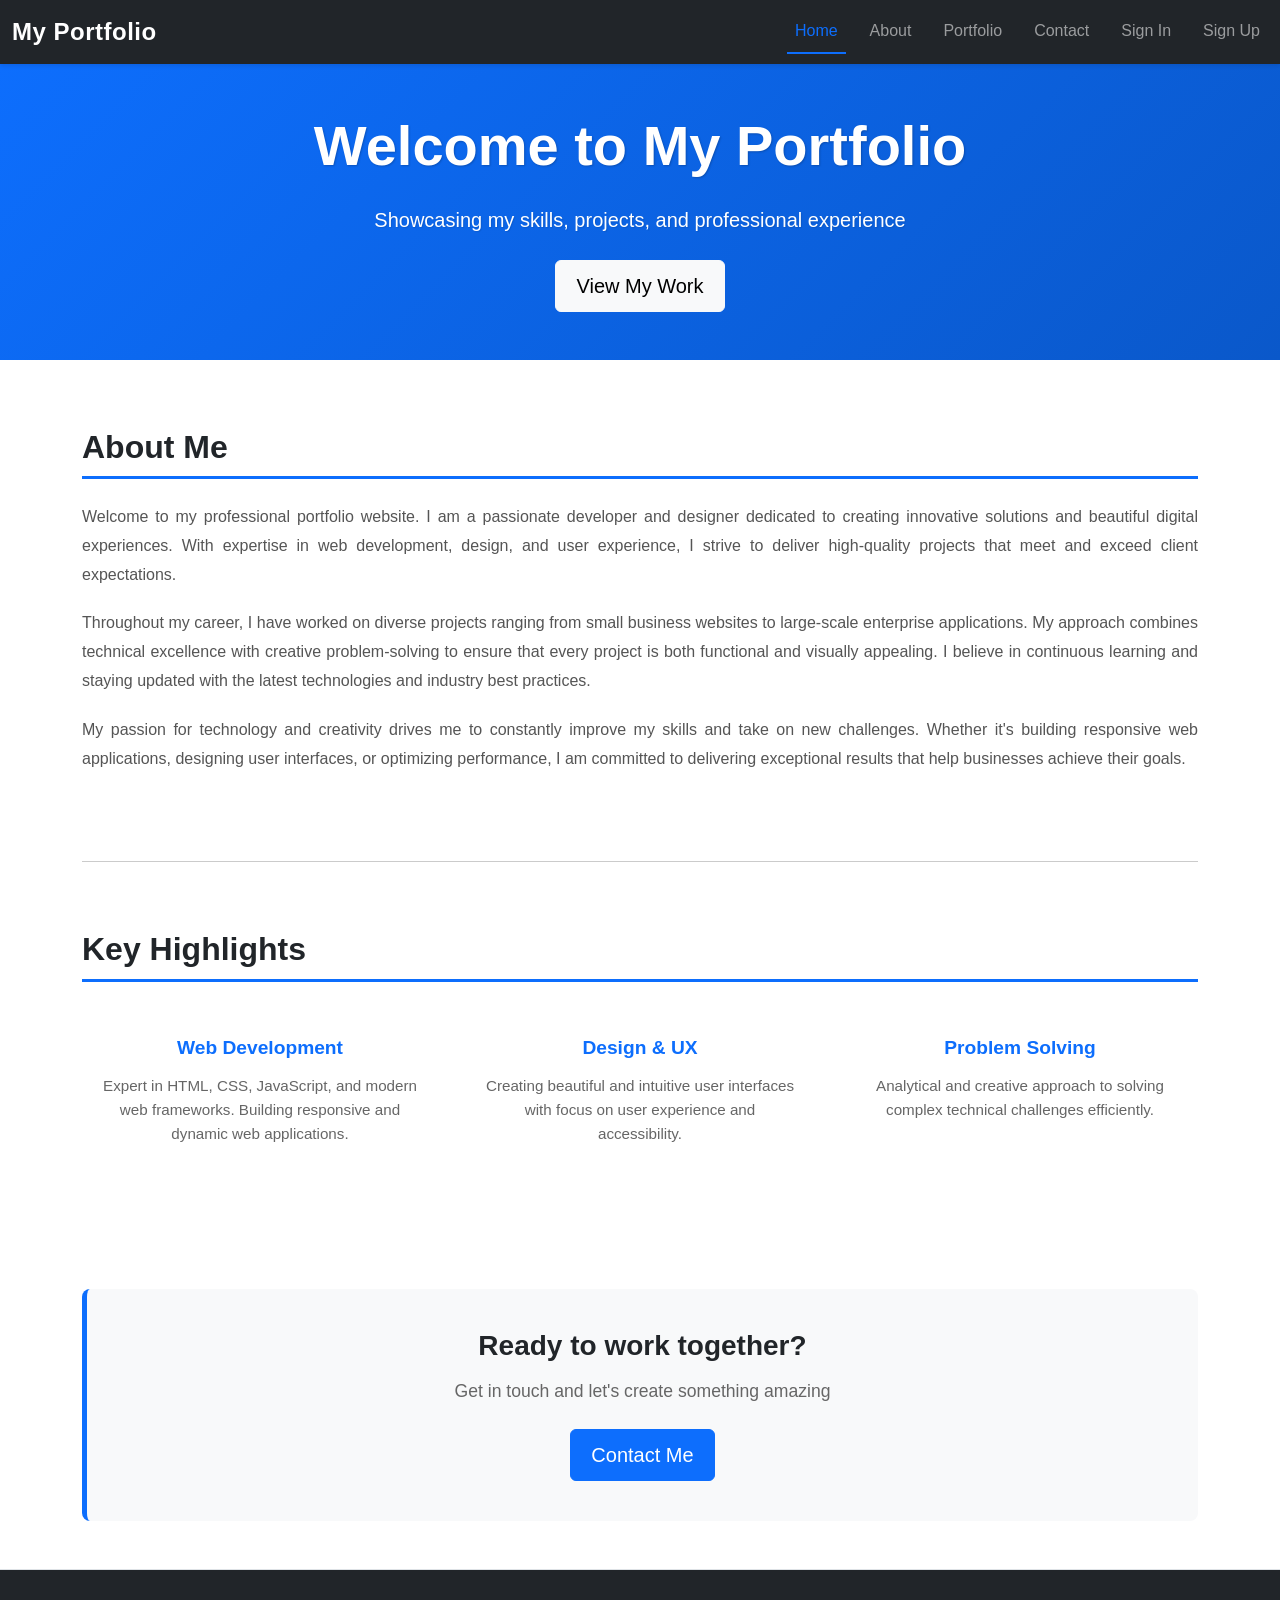
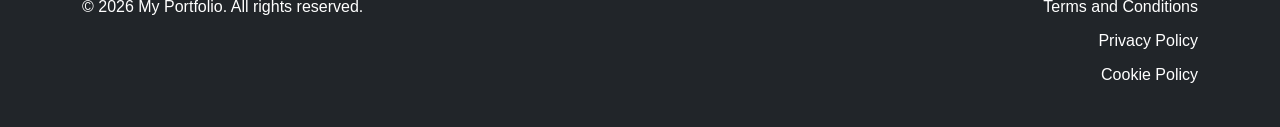
<file: index.html>
<!DOCTYPE html>
<html lang="en">
<head>
    <meta charset="UTF-8">
    <meta name="viewport" content="width=device-width, initial-scale=1.0">
    <title>Home - My Portfolio</title>
    <link href="https://cdn.jsdelivr.net/npm/bootstrap@5.3.0/dist/css/bootstrap.min.css" rel="stylesheet">
    <link rel="stylesheet" href="styles.css">
</head>
<body>
    <!-- Navigation Header -->
    <nav class="navbar navbar-expand-lg navbar-dark bg-dark sticky-top">
        <div class="container-fluid">
            <a class="navbar-brand" href="index.html"><strong>My Portfolio</strong></a>
            <button class="navbar-toggler" type="button" data-bs-toggle="collapse" data-bs-target="#navbarNav">
                <span class="navbar-toggler-icon"></span>
            </button>
            <div class="collapse navbar-collapse" id="navbarNav">
                <ul class="navbar-nav ms-auto">
                    <li class="nav-item">
                        <a class="nav-link active" href="index.html">Home</a>
                    </li>
                    <li class="nav-item">
                        <a class="nav-link" href="about.html">About</a>
                    </li>
                    <li class="nav-item">
                        <a class="nav-link" href="portfolio.html">Portfolio</a>
                    </li>
                    <li class="nav-item">
                        <a class="nav-link" href="contact.html">Contact</a>
                    </li>
                    <li class="nav-item">
                        <a class="nav-link" href="signin.html">Sign In</a>
                    </li>
                    <li class="nav-item">
                        <a class="nav-link" href="signup.html">Sign Up</a>
                    </li>
                </ul>
            </div>
        </div>
    </nav>

    <!-- Hero Section -->
    <section class="hero-section bg-primary text-white text-center py-5">
        <div class="container">
            <h1 class="display-4 mb-4">Welcome to My Portfolio</h1>
            <p class="lead mb-4">Showcasing my skills, projects, and professional experience</p>
            <a href="portfolio.html" class="btn btn-light btn-lg">View My Work</a>
        </div>
    </section>

    <!-- Main Content -->
    <main class="container my-5">
        <section class="content-section">
            <h2 class="mb-4">About Me</h2>
            <article>
                <p>Welcome to my professional portfolio website. I am a passionate developer and designer dedicated to creating innovative solutions and beautiful digital experiences. With expertise in web development, design, and user experience, I strive to deliver high-quality projects that meet and exceed client expectations.</p>
                <p>Throughout my career, I have worked on diverse projects ranging from small business websites to large-scale enterprise applications. My approach combines technical excellence with creative problem-solving to ensure that every project is both functional and visually appealing. I believe in continuous learning and staying updated with the latest technologies and industry best practices.</p>
                <p>My passion for technology and creativity drives me to constantly improve my skills and take on new challenges. Whether it's building responsive web applications, designing user interfaces, or optimizing performance, I am committed to delivering exceptional results that help businesses achieve their goals.</p>
            </article>
        </section>

        <hr class="my-5">

        <section class="highlights-section">
            <h2 class="mb-4">Key Highlights</h2>
            <div class="row">
                <div class="col-md-4 mb-4">
                    <div class="card h-100">
                        <div class="card-body">
                            <h5 class="card-title">Web Development</h5>
                            <p class="card-text">Expert in HTML, CSS, JavaScript, and modern web frameworks. Building responsive and dynamic web applications.</p>
                        </div>
                    </div>
                </div>
                <div class="col-md-4 mb-4">
                    <div class="card h-100">
                        <div class="card-body">
                            <h5 class="card-title">Design & UX</h5>
                            <p class="card-text">Creating beautiful and intuitive user interfaces with focus on user experience and accessibility.</p>
                        </div>
                    </div>
                </div>
                <div class="col-md-4 mb-4">
                    <div class="card h-100">
                        <div class="card-body">
                            <h5 class="card-title">Problem Solving</h5>
                            <p class="card-text">Analytical and creative approach to solving complex technical challenges efficiently.</p>
                        </div>
                    </div>
                </div>
            </div>
        </section>

        <section class="cta-section text-center my-5">
            <h3>Ready to work together?</h3>
            <p class="mb-4">Get in touch and let's create something amazing</p>
            <a href="contact.html" class="btn btn-primary btn-lg">Contact Me</a>
        </section>
    </main>

    <!-- Footer -->
    <footer class="bg-dark text-white py-4 mt-5">
        <div class="container">
            <div class="row">
                <div class="col-md-6">
                    <p>&copy; 2026 My Portfolio. All rights reserved.</p>
                </div>
                <div class="col-md-6 text-md-end">
                    <ul class="list-unstyled">
                        <li><a href="terms.html" class="text-white text-decoration-none">Terms and Conditions</a></li>
                        <li><a href="privacy.html" class="text-white text-decoration-none">Privacy Policy</a></li>
                        <li><a href="cookies.html" class="text-white text-decoration-none">Cookie Policy</a></li>
                    </ul>
                </div>
            </div>
        </div>
    </footer>

    <script src="https://cdn.jsdelivr.net/npm/bootstrap@5.3.0/dist/js/bootstrap.bundle.min.js"></script>
</body>
</html>
</file>
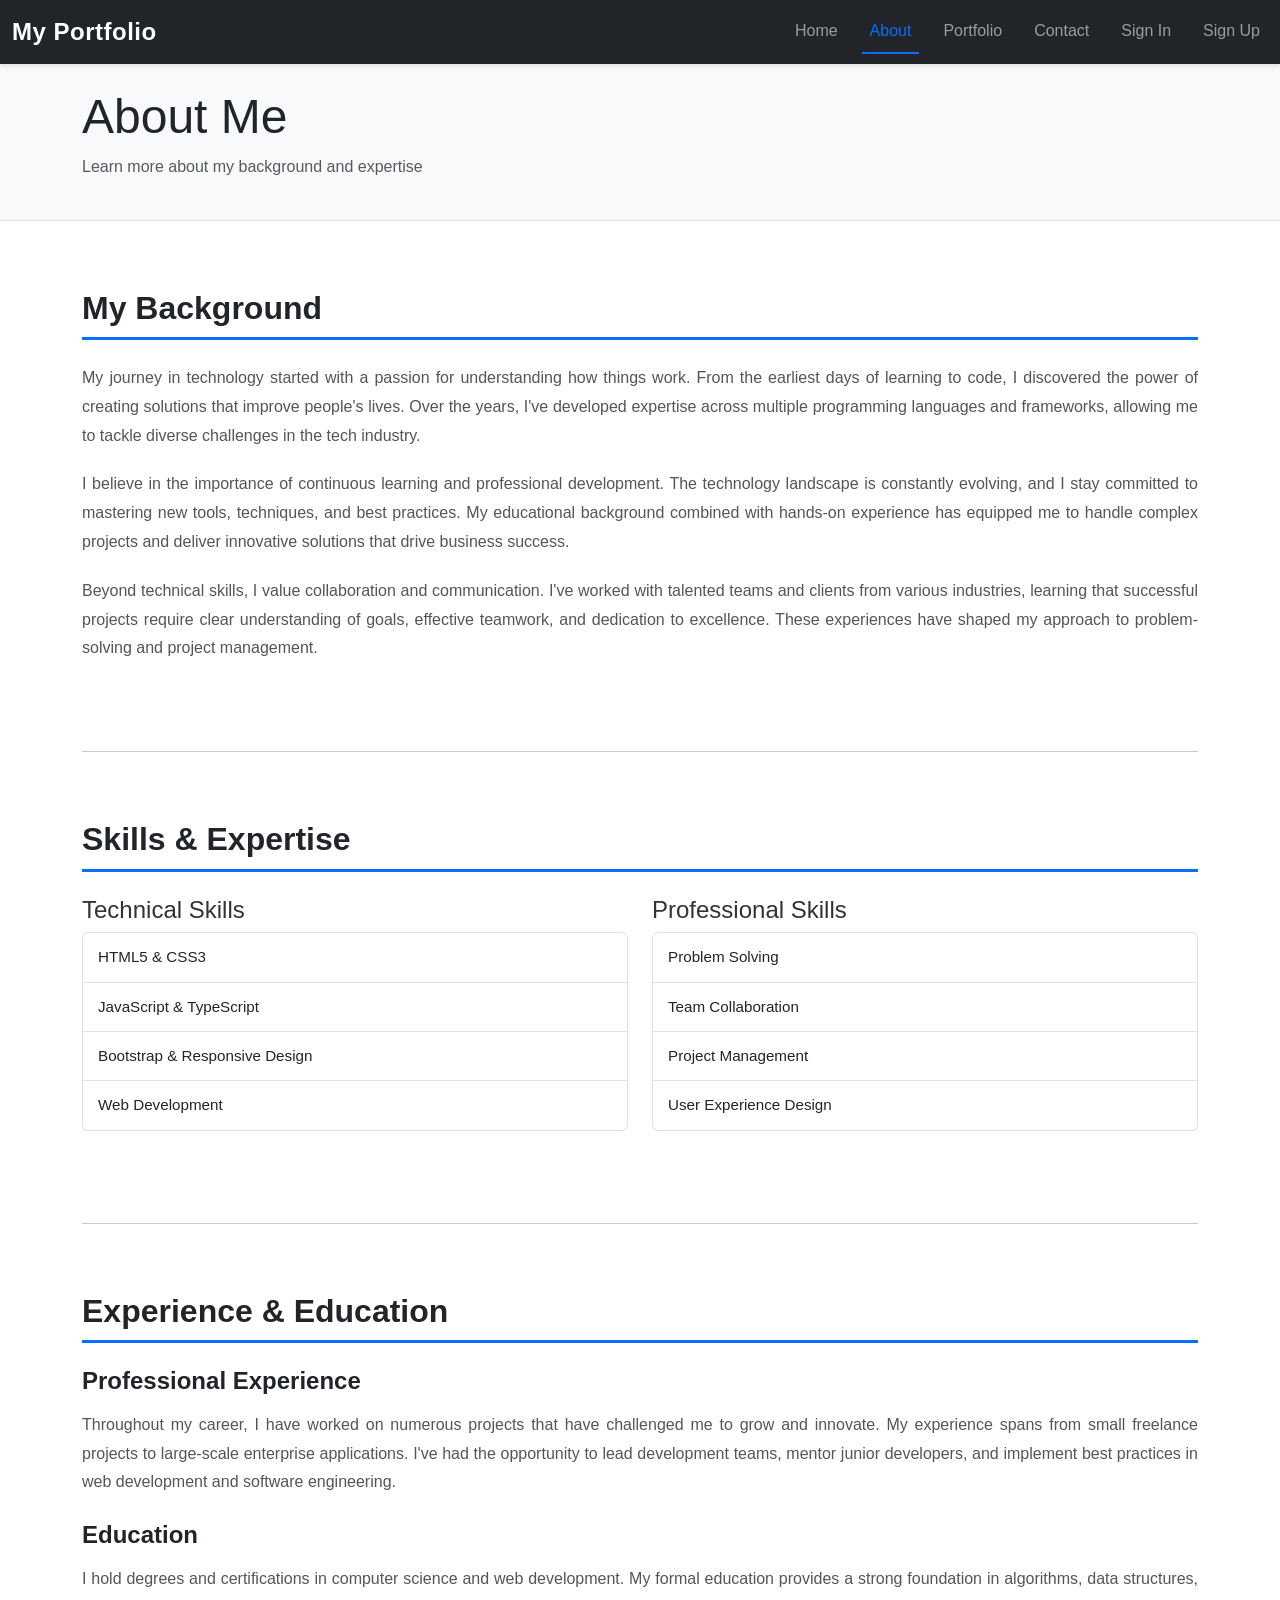
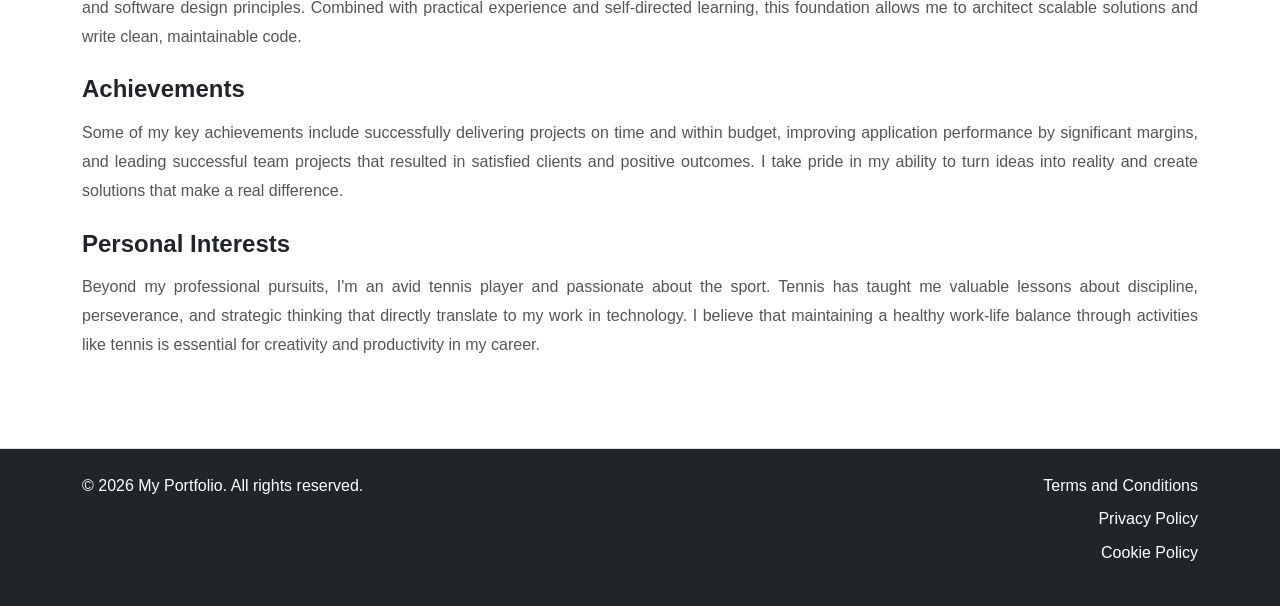
<file: about.html>
<!DOCTYPE html>
<html lang="en">
<head>
    <meta charset="UTF-8">
    <meta name="viewport" content="width=device-width, initial-scale=1.0">
    <title>About - My Portfolio</title>
    <link href="https://cdn.jsdelivr.net/npm/bootstrap@5.3.0/dist/css/bootstrap.min.css" rel="stylesheet">
    <link rel="stylesheet" href="styles.css">
</head>
<body>
    <!-- Navigation Header -->
    <nav class="navbar navbar-expand-lg navbar-dark bg-dark sticky-top ">
        <div class="container-fluid">
            <a class="navbar-brand" href="index.html"><strong>My Portfolio</strong></a>
            <button class="navbar-toggler" type="button" data-bs-toggle="collapse" data-bs-target="#navbarNav">
                <span class="navbar-toggler-icon"></span>
            </button>
            <div class="collapse navbar-collapse" id="navbarNav">
                <ul class="navbar-nav ms-auto">
                    <li class="nav-item">
                        <a class="nav-link" href="index.html">Home</a>
                    </li>
                    <li class="nav-item">
                        <a class="nav-link active" href="about.html">About</a>
                    </li>
                    <li class="nav-item">
                        <a class="nav-link" href="portfolio.html">Portfolio</a>
                    </li>
                    <li class="nav-item">
                        <a class="nav-link" href="contact.html">Contact</a>
                    </li>
                    <li class="nav-item">
                        <a class="nav-link" href="signin.html">Sign In</a>
                    </li>
                    <li class="nav-item">
                        <a class="nav-link" href="signup.html">Sign Up</a>
                    </li>
                </ul>
            </div>
        </div>
    </nav>

    <!-- Page Header -->
    <header class="bg-light py-4">
        <div class="container">
            <h1 class="display-5">About Me</h1>
            <p class="text-muted">Learn more about my background and expertise</p>
        </div>
    </header>

    <!-- Main Content -->
    <main class="container my-5">
        <section class="about-section">
            <h2 class="mb-4">My Background</h2>
            <article>
                <p>My journey in technology started with a passion for understanding how things work. From the earliest days of learning to code, I discovered the power of creating solutions that improve people's lives. Over the years, I've developed expertise across multiple programming languages and frameworks, allowing me to tackle diverse challenges in the tech industry.</p>
                <p>I believe in the importance of continuous learning and professional development. The technology landscape is constantly evolving, and I stay committed to mastering new tools, techniques, and best practices. My educational background combined with hands-on experience has equipped me to handle complex projects and deliver innovative solutions that drive business success.</p>
                <p>Beyond technical skills, I value collaboration and communication. I've worked with talented teams and clients from various industries, learning that successful projects require clear understanding of goals, effective teamwork, and dedication to excellence. These experiences have shaped my approach to problem-solving and project management.</p>
            </article>
        </section>

        <hr class="my-5">

        <section class="skills-section">
            <h2 class="mb-4">Skills & Expertise</h2>
            <div class="row">
                <div class="col-md-6 mb-4">
                    <h4>Technical Skills</h4>
                    <ul class="list-group">
                        <li class="list-group-item">HTML5 & CSS3</li>
                        <li class="list-group-item">JavaScript & TypeScript</li>
                        <li class="list-group-item">Bootstrap & Responsive Design</li>
                        <li class="list-group-item">Web Development</li>
                    </ul>
                </div>
                <div class="col-md-6 mb-4">
                    <h4>Professional Skills</h4>
                    <ul class="list-group">
                        <li class="list-group-item">Problem Solving</li>
                        <li class="list-group-item">Team Collaboration</li>
                        <li class="list-group-item">Project Management</li>
                        <li class="list-group-item">User Experience Design</li>
                    </ul>
                </div>
            </div>
        </section>

        <hr class="my-5">

        <section class="experience-section">
            <h2 class="mb-4">Experience & Education</h2>
            <article>
                <h4>Professional Experience</h4>
                <p>Throughout my career, I have worked on numerous projects that have challenged me to grow and innovate. My experience spans from small freelance projects to large-scale enterprise applications. I've had the opportunity to lead development teams, mentor junior developers, and implement best practices in web development and software engineering.</p>
                
                <h4 class="mt-4">Education</h4>
                <p>I hold degrees and certifications in computer science and web development. My formal education provides a strong foundation in algorithms, data structures, and software design principles. Combined with practical experience and self-directed learning, this foundation allows me to architect scalable solutions and write clean, maintainable code.</p>
                
                <h4 class="mt-4">Achievements</h4>
                <p>Some of my key achievements include successfully delivering projects on time and within budget, improving application performance by significant margins, and leading successful team projects that resulted in satisfied clients and positive outcomes. I take pride in my ability to turn ideas into reality and create solutions that make a real difference.</p>
                
                <h4 class="mt-4">Personal Interests</h4>
                <p>Beyond my professional pursuits, I'm an avid tennis player and passionate about the sport. Tennis has taught me valuable lessons about discipline, perseverance, and strategic thinking that directly translate to my work in technology. I believe that maintaining a healthy work-life balance through activities like tennis is essential for creativity and productivity in my career.</p>
            </article>
        </section>
    </main>

    <!-- Footer -->
    <footer class="bg-dark text-white py-4 mt-5">
        <div class="container">
            <div class="row">
                <div class="col-md-6">
                    <p>&copy; 2026 My Portfolio. All rights reserved.</p>
                </div>
                <div class="col-md-6 text-md-end">
                    <ul class="list-unstyled">
                        <li><a href="terms.html" class="text-white text-decoration-none">Terms and Conditions</a></li>
                        <li><a href="privacy.html" class="text-white text-decoration-none">Privacy Policy</a></li>
                        <li><a href="cookies.html" class="text-white text-decoration-none">Cookie Policy</a></li>
                    </ul>
                </div>
            </div>
        </div>
    </footer>

    <script src="https://cdn.jsdelivr.net/npm/bootstrap@5.3.0/dist/js/bootstrap.bundle.min.js"></script>
</body>
</html>
</file>
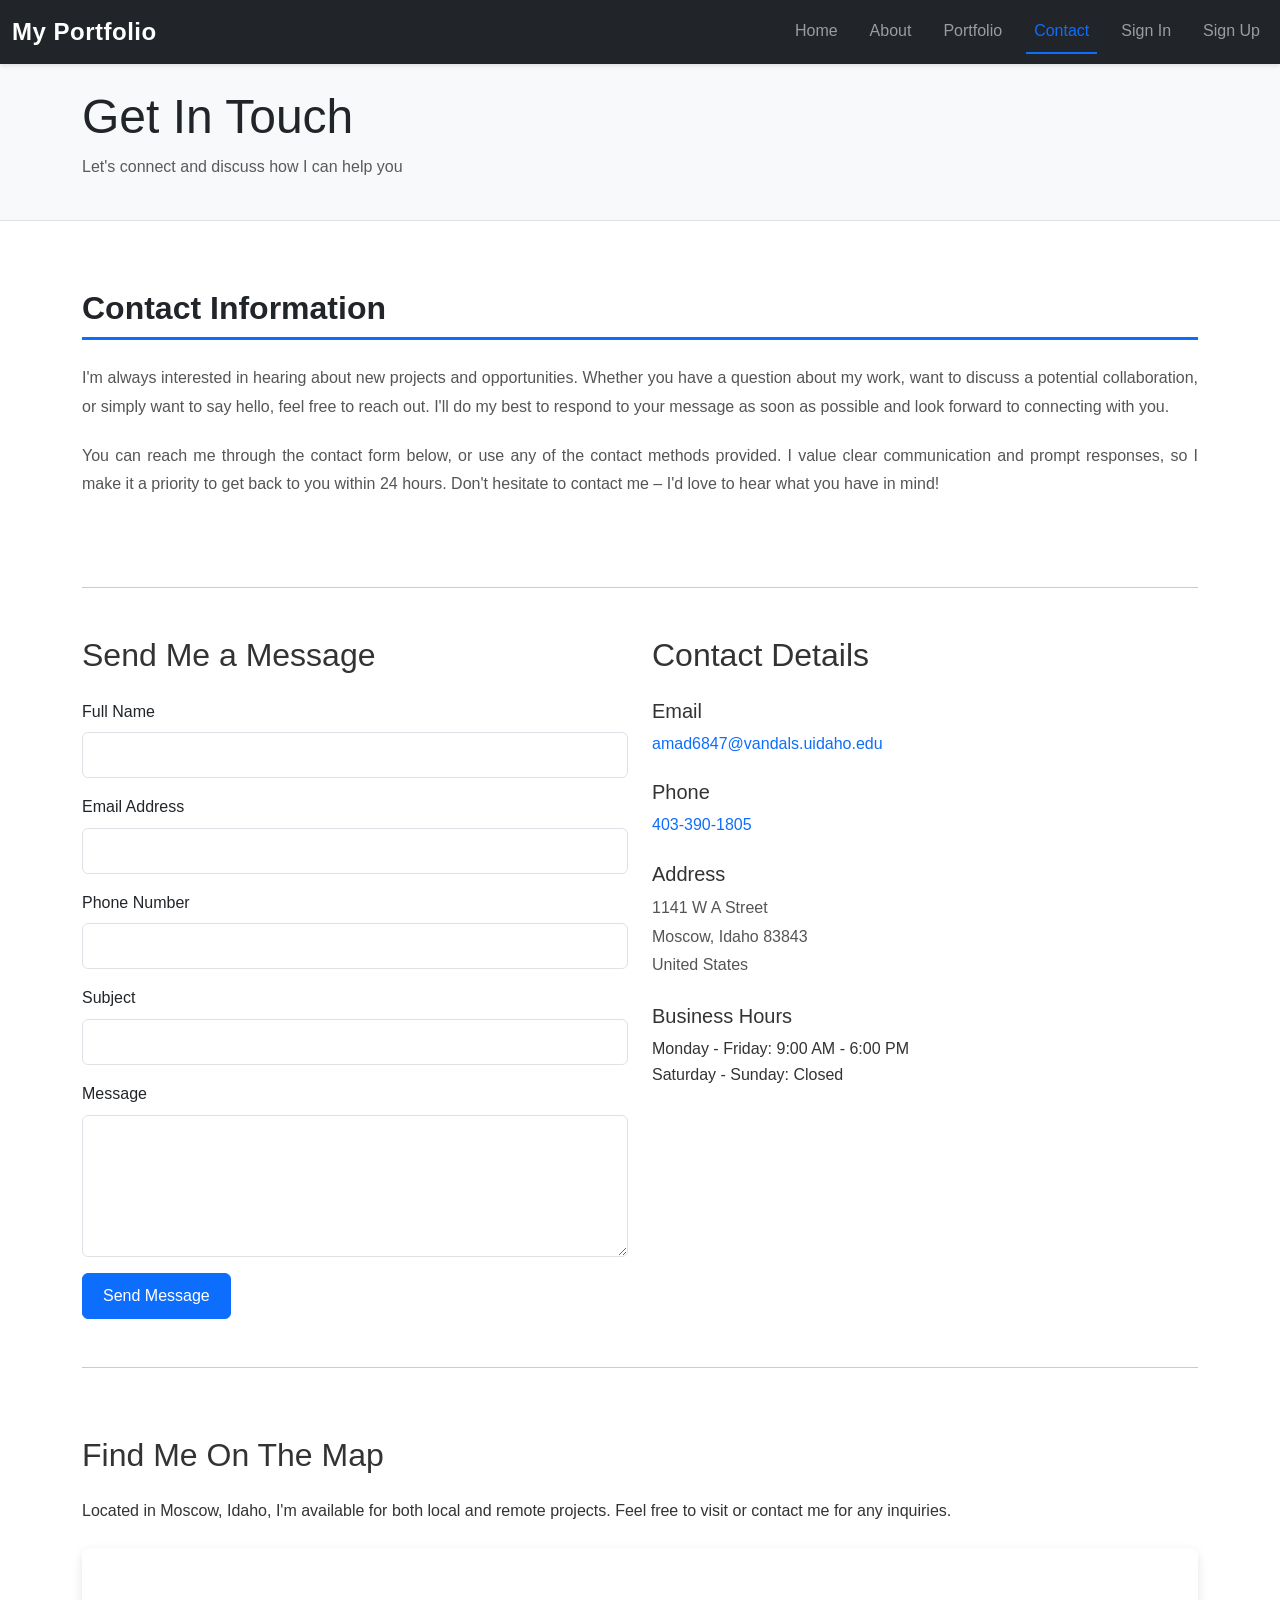
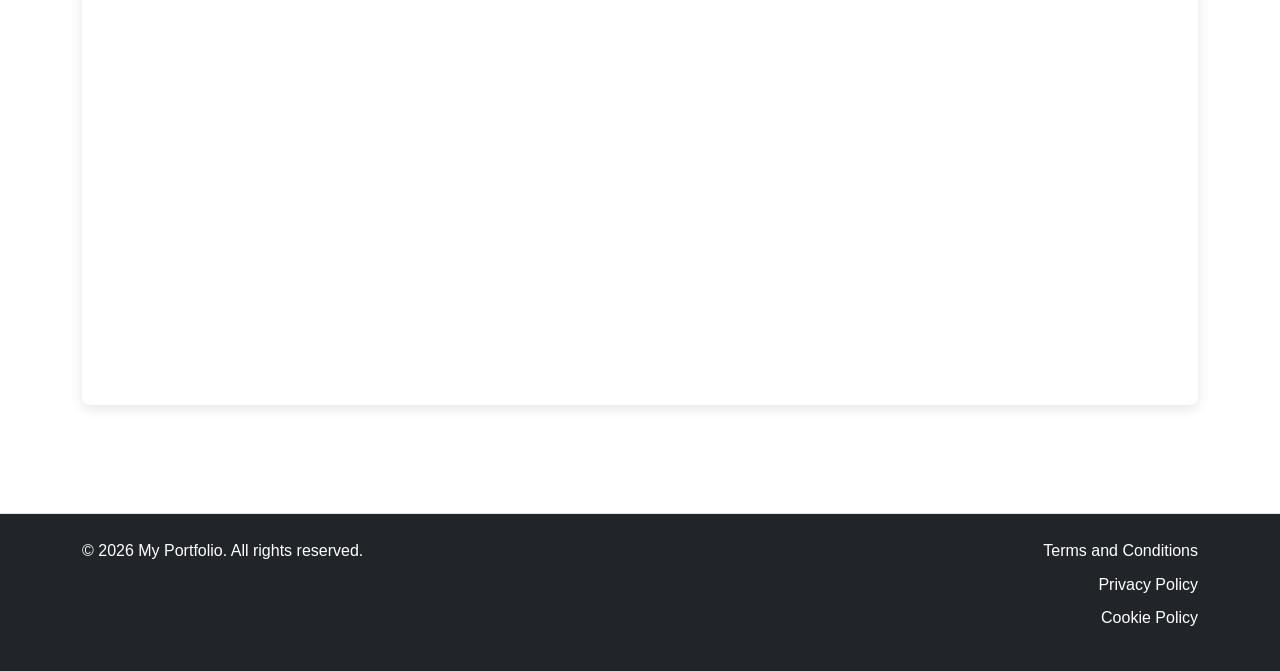
<file: contact.html>
<!DOCTYPE html>
<html lang="en">
<head>
    <meta charset="UTF-8">
    <meta name="viewport" content="width=device-width, initial-scale=1.0">
    <title>Contact - My Portfolio</title>
    <link href="https://cdn.jsdelivr.net/npm/bootstrap@5.3.0/dist/css/bootstrap.min.css" rel="stylesheet">
    <link rel="stylesheet" href="styles.css">
</head>
<body>
    <!-- Navigation Header -->
    <nav class="navbar navbar-expand-lg navbar-dark bg-dark sticky-top">
        <div class="container-fluid">
            <a class="navbar-brand" href="index.html"><strong>My Portfolio</strong></a>
            <button class="navbar-toggler" type="button" data-bs-toggle="collapse" data-bs-target="#navbarNav">
                <span class="navbar-toggler-icon"></span>
            </button>
            <div class="collapse navbar-collapse" id="navbarNav">
                <ul class="navbar-nav ms-auto">
                    <li class="nav-item">
                        <a class="nav-link" href="index.html">Home</a>
                    </li>
                    <li class="nav-item">
                        <a class="nav-link" href="about.html">About</a>
                    </li>
                    <li class="nav-item">
                        <a class="nav-link" href="portfolio.html">Portfolio</a>
                    </li>
                    <li class="nav-item">
                        <a class="nav-link active" href="contact.html">Contact</a>
                    </li>
                    <li class="nav-item">
                        <a class="nav-link" href="signin.html">Sign In</a>
                    </li>
                    <li class="nav-item">
                        <a class="nav-link" href="signup.html">Sign Up</a>
                    </li>
                </ul>
            </div>
        </div>
    </nav>

    <!-- Page Header -->
    <header class="bg-light py-4">
        <div class="container">
            <h1 class="display-5">Get In Touch</h1>
            <p class="text-muted">Let's connect and discuss how I can help you</p>
        </div>
    </header>

    <!-- Main Content -->
    <main class="container my-5">
        <section class="contact-intro">
            <h2 class="mb-4">Contact Information</h2>
            <article>
                <p>I'm always interested in hearing about new projects and opportunities. Whether you have a question about my work, want to discuss a potential collaboration, or simply want to say hello, feel free to reach out. I'll do my best to respond to your message as soon as possible and look forward to connecting with you.</p>
                <p>You can reach me through the contact form below, or use any of the contact methods provided. I value clear communication and prompt responses, so I make it a priority to get back to you within 24 hours. Don't hesitate to contact me – I'd love to hear what you have in mind!</p>
            </article>
        </section>

        <hr class="my-5">

        <div class="row">
            <!-- Contact Form -->
            <div class="col-lg-6">
                <h2 class="mb-4">Send Me a Message</h2>
                <form>
                    <div class="mb-3">
                        <label for="fullName" class="form-label">Full Name</label>
                        <input type="text" class="form-control" id="fullName" name="fullName" required>
                    </div>
                    <div class="mb-3">
                        <label for="email" class="form-label">Email Address</label>
                        <input type="email" class="form-control" id="email" name="email" required>
                    </div>
                    <div class="mb-3">
                        <label for="phone" class="form-label">Phone Number</label>
                        <input type="tel" class="form-control" id="phone" name="phone">
                    </div>
                    <div class="mb-3">
                        <label for="subject" class="form-label">Subject</label>
                        <input type="text" class="form-control" id="subject" name="subject" required>
                    </div>
                    <div class="mb-3">
                        <label for="message" class="form-label">Message</label>
                        <textarea class="form-control" id="message" name="message" rows="5" required></textarea>
                    </div>
                    <button type="submit" class="btn btn-primary">Send Message</button>
                </form>
            </div>

            <!-- Contact Details -->
            <div class="col-lg-6">
                <h2 class="mb-4">Contact Details</h2>
                <div class="mb-4">
                    <h5>Email</h5>
                    <p><a href="mailto:amad6847@vandals.uidaho.edu" class="text-decoration-none">amad6847@vandals.uidaho.edu</a></p>
                </div>
                <div class="mb-4">
                    <h5>Phone</h5>
                    <p><a href="tel:+14033901805" class="text-decoration-none">403-390-1805</a></p>
                </div>
                <div class="mb-4">
                    <h5>Address</h5>
                    <address>
                        1141 W A Street<br>
                        Moscow, Idaho 83843<br>
                        United States
                    </address>
                </div>
                <div>
                    <h5>Business Hours</h5>
                    <p>
                        Monday - Friday: 9:00 AM - 6:00 PM<br>
                        Saturday - Sunday: Closed
                    </p>
                </div>
            </div>
        </div>

        <hr class="my-5">

        <!-- Google Map Section -->
        <section class="map-section">
            <h2 class="mb-4">Find Me On The Map</h2>
            <p class="mb-4">Located in Moscow, Idaho, I'm available for both local and remote projects. Feel free to visit or contact me for any inquiries.</p>
            <div class="map-container">
                <iframe id="map-canvas" class="map_part" width="100%" height="450" frameborder="0" scrolling="no" marginheight="0" marginwidth="0" src="https://maps.google.com/maps?width=100%&height=100%&hl=en&q=Moscow, Idaho&t=&z=14&ie=UTF8&iwloc=B&output=embed">Powered by <a href="https://www.googlemapsgenerator.com/">embed google maps html</a></iframe>
            </div>
        </section>
    </main>

    <!-- Footer -->
    <footer class="bg-dark text-white py-4 mt-5">
        <div class="container">
            <div class="row">
                <div class="col-md-6">
                    <p>&copy; 2026 My Portfolio. All rights reserved.</p>
                </div>
                <div class="col-md-6 text-md-end">
                    <ul class="list-unstyled">
                        <li><a href="terms.html" class="text-white text-decoration-none">Terms and Conditions</a></li>
                        <li><a href="privacy.html" class="text-white text-decoration-none">Privacy Policy</a></li>
                        <li><a href="cookies.html" class="text-white text-decoration-none">Cookie Policy</a></li>
                    </ul>
                </div>
            </div>
        </div>
    </footer>

    <script src="https://cdn.jsdelivr.net/npm/bootstrap@5.3.0/dist/js/bootstrap.bundle.min.js"></script>
</body>
</html>
</file>
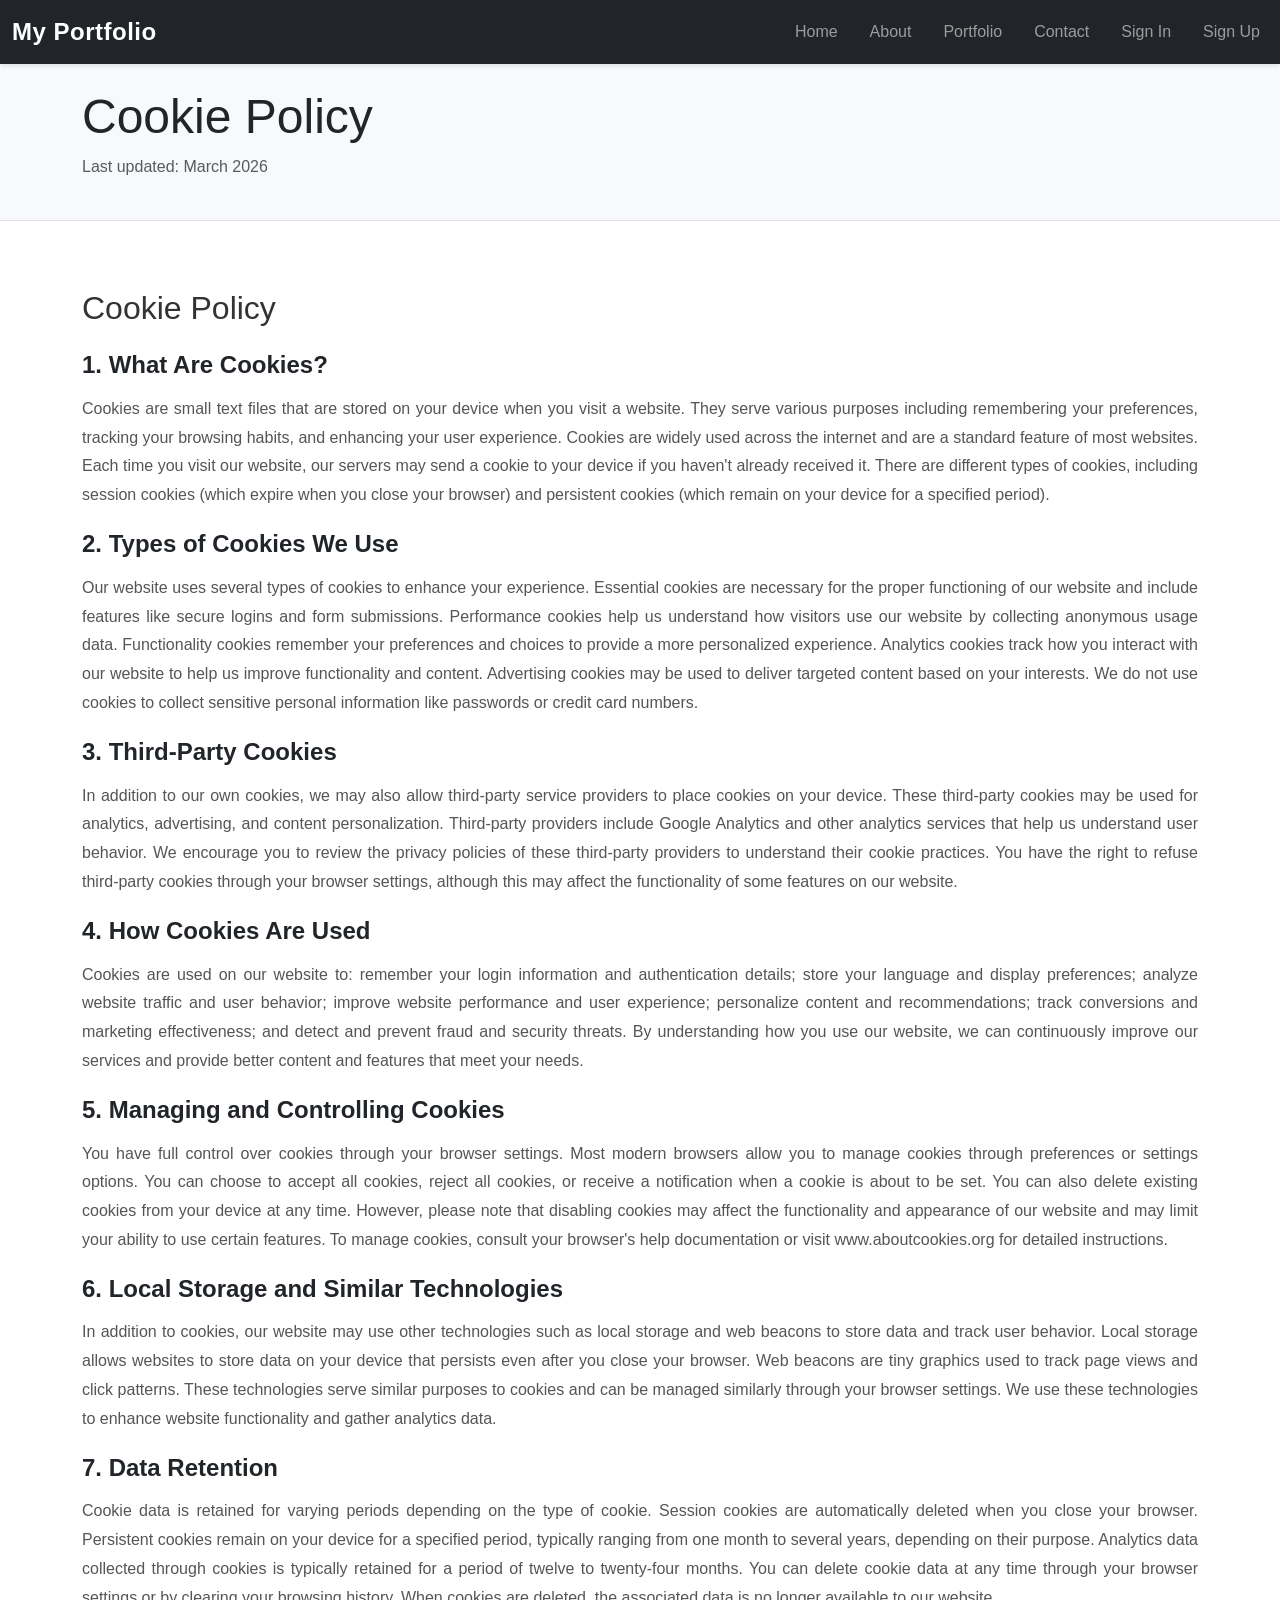
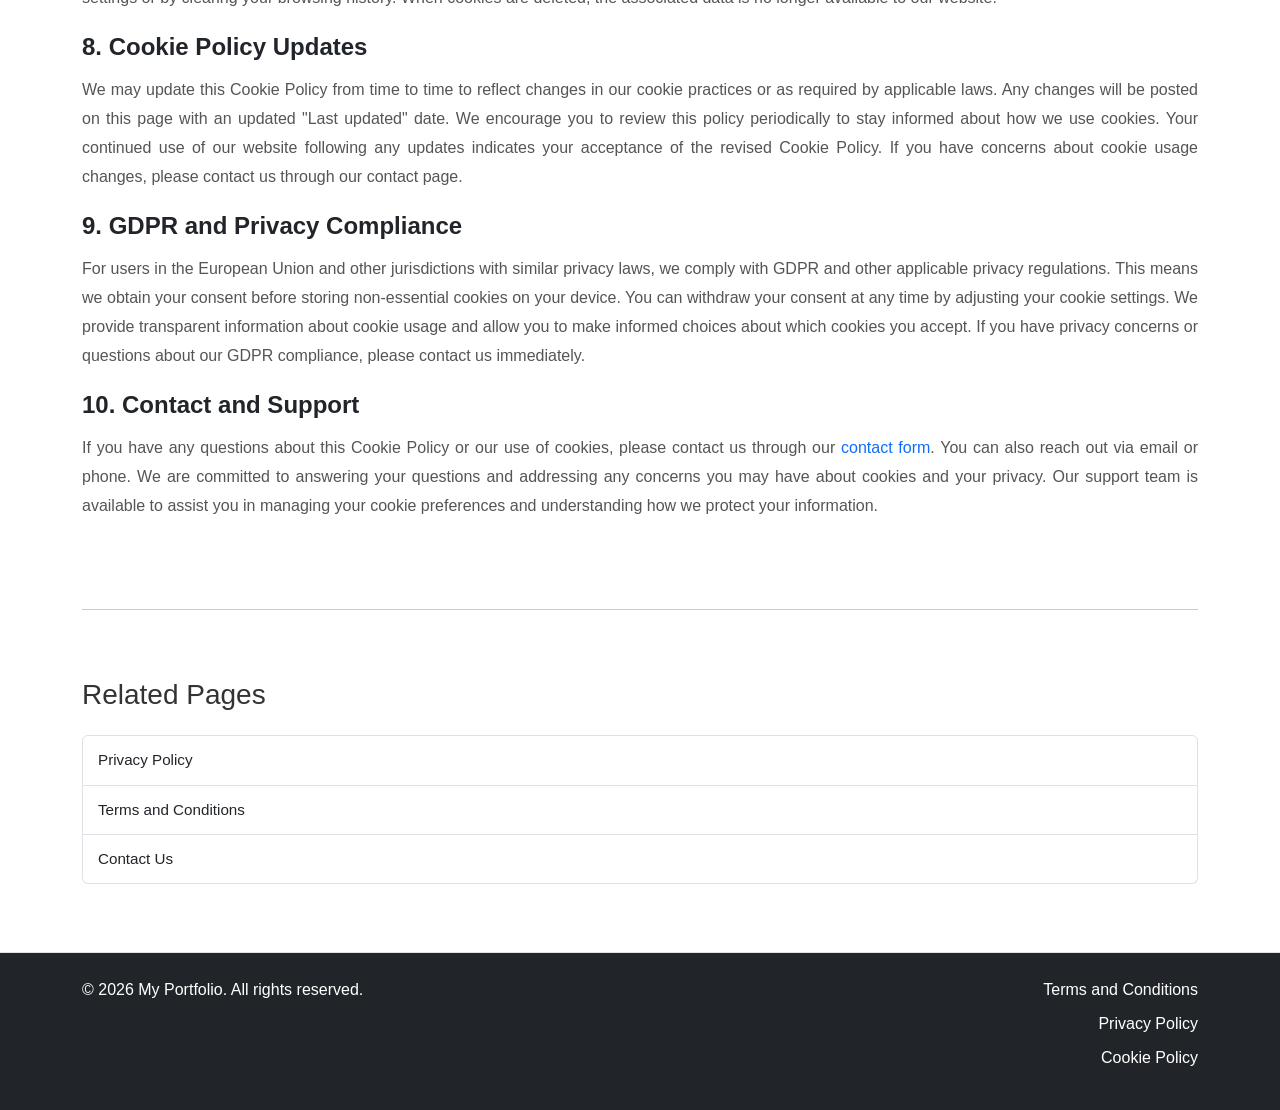
<file: cookies.html>
<!DOCTYPE html>
<html lang="en">
<head>
    <meta charset="UTF-8">
    <meta name="viewport" content="width=device-width, initial-scale=1.0">
    <title>Cookie Policy - My Portfolio</title>
    <link href="https://cdn.jsdelivr.net/npm/bootstrap@5.3.0/dist/css/bootstrap.min.css" rel="stylesheet">
    <link rel="stylesheet" href="styles.css">
</head>
<body>
    <!-- Navigation Header -->
    <nav class="navbar navbar-expand-lg navbar-dark bg-dark sticky-top">
        <div class="container-fluid">
            <a class="navbar-brand" href="index.html"><strong>My Portfolio</strong></a>
            <button class="navbar-toggler" type="button" data-bs-toggle="collapse" data-bs-target="#navbarNav">
                <span class="navbar-toggler-icon"></span>
            </button>
            <div class="collapse navbar-collapse" id="navbarNav">
                <ul class="navbar-nav ms-auto">
                    <li class="nav-item">
                        <a class="nav-link" href="index.html">Home</a>
                    </li>
                    <li class="nav-item">
                        <a class="nav-link" href="about.html">About</a>
                    </li>
                    <li class="nav-item">
                        <a class="nav-link" href="portfolio.html">Portfolio</a>
                    </li>
                    <li class="nav-item">
                        <a class="nav-link" href="contact.html">Contact</a>
                    </li>
                    <li class="nav-item">
                        <a class="nav-link" href="signin.html">Sign In</a>
                    </li>
                    <li class="nav-item">
                        <a class="nav-link" href="signup.html">Sign Up</a>
                    </li>
                </ul>
            </div>
        </div>
    </nav>

    <!-- Page Header -->
    <header class="bg-light py-4">
        <div class="container">
            <h1 class="display-5">Cookie Policy</h1>
            <p class="text-muted">Last updated: March 2026</p>
        </div>
    </header>

    <!-- Main Content -->
    <main class="container my-5">
        <section class="cookie-section">
            <h2 class="mb-4">Cookie Policy</h2>

            <article>
                <h4>1. What Are Cookies?</h4>
                <p>Cookies are small text files that are stored on your device when you visit a website. They serve various purposes including remembering your preferences, tracking your browsing habits, and enhancing your user experience. Cookies are widely used across the internet and are a standard feature of most websites. Each time you visit our website, our servers may send a cookie to your device if you haven't already received it. There are different types of cookies, including session cookies (which expire when you close your browser) and persistent cookies (which remain on your device for a specified period).</p>

                <h4>2. Types of Cookies We Use</h4>
                <p>Our website uses several types of cookies to enhance your experience. Essential cookies are necessary for the proper functioning of our website and include features like secure logins and form submissions. Performance cookies help us understand how visitors use our website by collecting anonymous usage data. Functionality cookies remember your preferences and choices to provide a more personalized experience. Analytics cookies track how you interact with our website to help us improve functionality and content. Advertising cookies may be used to deliver targeted content based on your interests. We do not use cookies to collect sensitive personal information like passwords or credit card numbers.</p>

                <h4>3. Third-Party Cookies</h4>
                <p>In addition to our own cookies, we may also allow third-party service providers to place cookies on your device. These third-party cookies may be used for analytics, advertising, and content personalization. Third-party providers include Google Analytics and other analytics services that help us understand user behavior. We encourage you to review the privacy policies of these third-party providers to understand their cookie practices. You have the right to refuse third-party cookies through your browser settings, although this may affect the functionality of some features on our website.</p>

                <h4>4. How Cookies Are Used</h4>
                <p>Cookies are used on our website to: remember your login information and authentication details; store your language and display preferences; analyze website traffic and user behavior; improve website performance and user experience; personalize content and recommendations; track conversions and marketing effectiveness; and detect and prevent fraud and security threats. By understanding how you use our website, we can continuously improve our services and provide better content and features that meet your needs.</p>

                <h4>5. Managing and Controlling Cookies</h4>
                <p>You have full control over cookies through your browser settings. Most modern browsers allow you to manage cookies through preferences or settings options. You can choose to accept all cookies, reject all cookies, or receive a notification when a cookie is about to be set. You can also delete existing cookies from your device at any time. However, please note that disabling cookies may affect the functionality and appearance of our website and may limit your ability to use certain features. To manage cookies, consult your browser's help documentation or visit www.aboutcookies.org for detailed instructions.</p>

                <h4>6. Local Storage and Similar Technologies</h4>
                <p>In addition to cookies, our website may use other technologies such as local storage and web beacons to store data and track user behavior. Local storage allows websites to store data on your device that persists even after you close your browser. Web beacons are tiny graphics used to track page views and click patterns. These technologies serve similar purposes to cookies and can be managed similarly through your browser settings. We use these technologies to enhance website functionality and gather analytics data.</p>

                <h4>7. Data Retention</h4>
                <p>Cookie data is retained for varying periods depending on the type of cookie. Session cookies are automatically deleted when you close your browser. Persistent cookies remain on your device for a specified period, typically ranging from one month to several years, depending on their purpose. Analytics data collected through cookies is typically retained for a period of twelve to twenty-four months. You can delete cookie data at any time through your browser settings or by clearing your browsing history. When cookies are deleted, the associated data is no longer available to our website.</p>

                <h4>8. Cookie Policy Updates</h4>
                <p>We may update this Cookie Policy from time to time to reflect changes in our cookie practices or as required by applicable laws. Any changes will be posted on this page with an updated "Last updated" date. We encourage you to review this policy periodically to stay informed about how we use cookies. Your continued use of our website following any updates indicates your acceptance of the revised Cookie Policy. If you have concerns about cookie usage changes, please contact us through our contact page.</p>

                <h4>9. GDPR and Privacy Compliance</h4>
                <p>For users in the European Union and other jurisdictions with similar privacy laws, we comply with GDPR and other applicable privacy regulations. This means we obtain your consent before storing non-essential cookies on your device. You can withdraw your consent at any time by adjusting your cookie settings. We provide transparent information about cookie usage and allow you to make informed choices about which cookies you accept. If you have privacy concerns or questions about our GDPR compliance, please contact us immediately.</p>

                <h4>10. Contact and Support</h4>
                <p>If you have any questions about this Cookie Policy or our use of cookies, please contact us through our <a href="contact.html">contact form</a>. You can also reach out via email or phone. We are committed to answering your questions and addressing any concerns you may have about cookies and your privacy. Our support team is available to assist you in managing your cookie preferences and understanding how we protect your information.</p>
            </article>
        </section>

        <hr class="my-5">

        <section class="related-links">
            <h3 class="mb-4">Related Pages</h3>
            <div class="list-group">
                <a href="privacy.html" class="list-group-item list-group-item-action">Privacy Policy</a>
                <a href="terms.html" class="list-group-item list-group-item-action">Terms and Conditions</a>
                <a href="contact.html" class="list-group-item list-group-item-action">Contact Us</a>
            </div>
        </section>
    </main>

    <!-- Footer -->
    <footer class="bg-dark text-white py-4 mt-5">
        <div class="container">
            <div class="row">
                <div class="col-md-6">
                    <p>&copy; 2026 My Portfolio. All rights reserved.</p>
                </div>
                <div class="col-md-6 text-md-end">
                    <ul class="list-unstyled">
                        <li><a href="terms.html" class="text-white text-decoration-none">Terms and Conditions</a></li>
                        <li><a href="privacy.html" class="text-white text-decoration-none">Privacy Policy</a></li>
                        <li><a href="cookies.html" class="text-white text-decoration-none">Cookie Policy</a></li>
                    </ul>
                </div>
            </div>
        </div>
    </footer>

    <script src="https://cdn.jsdelivr.net/npm/bootstrap@5.3.0/dist/js/bootstrap.bundle.min.js"></script>
</body>
</html>
</file>
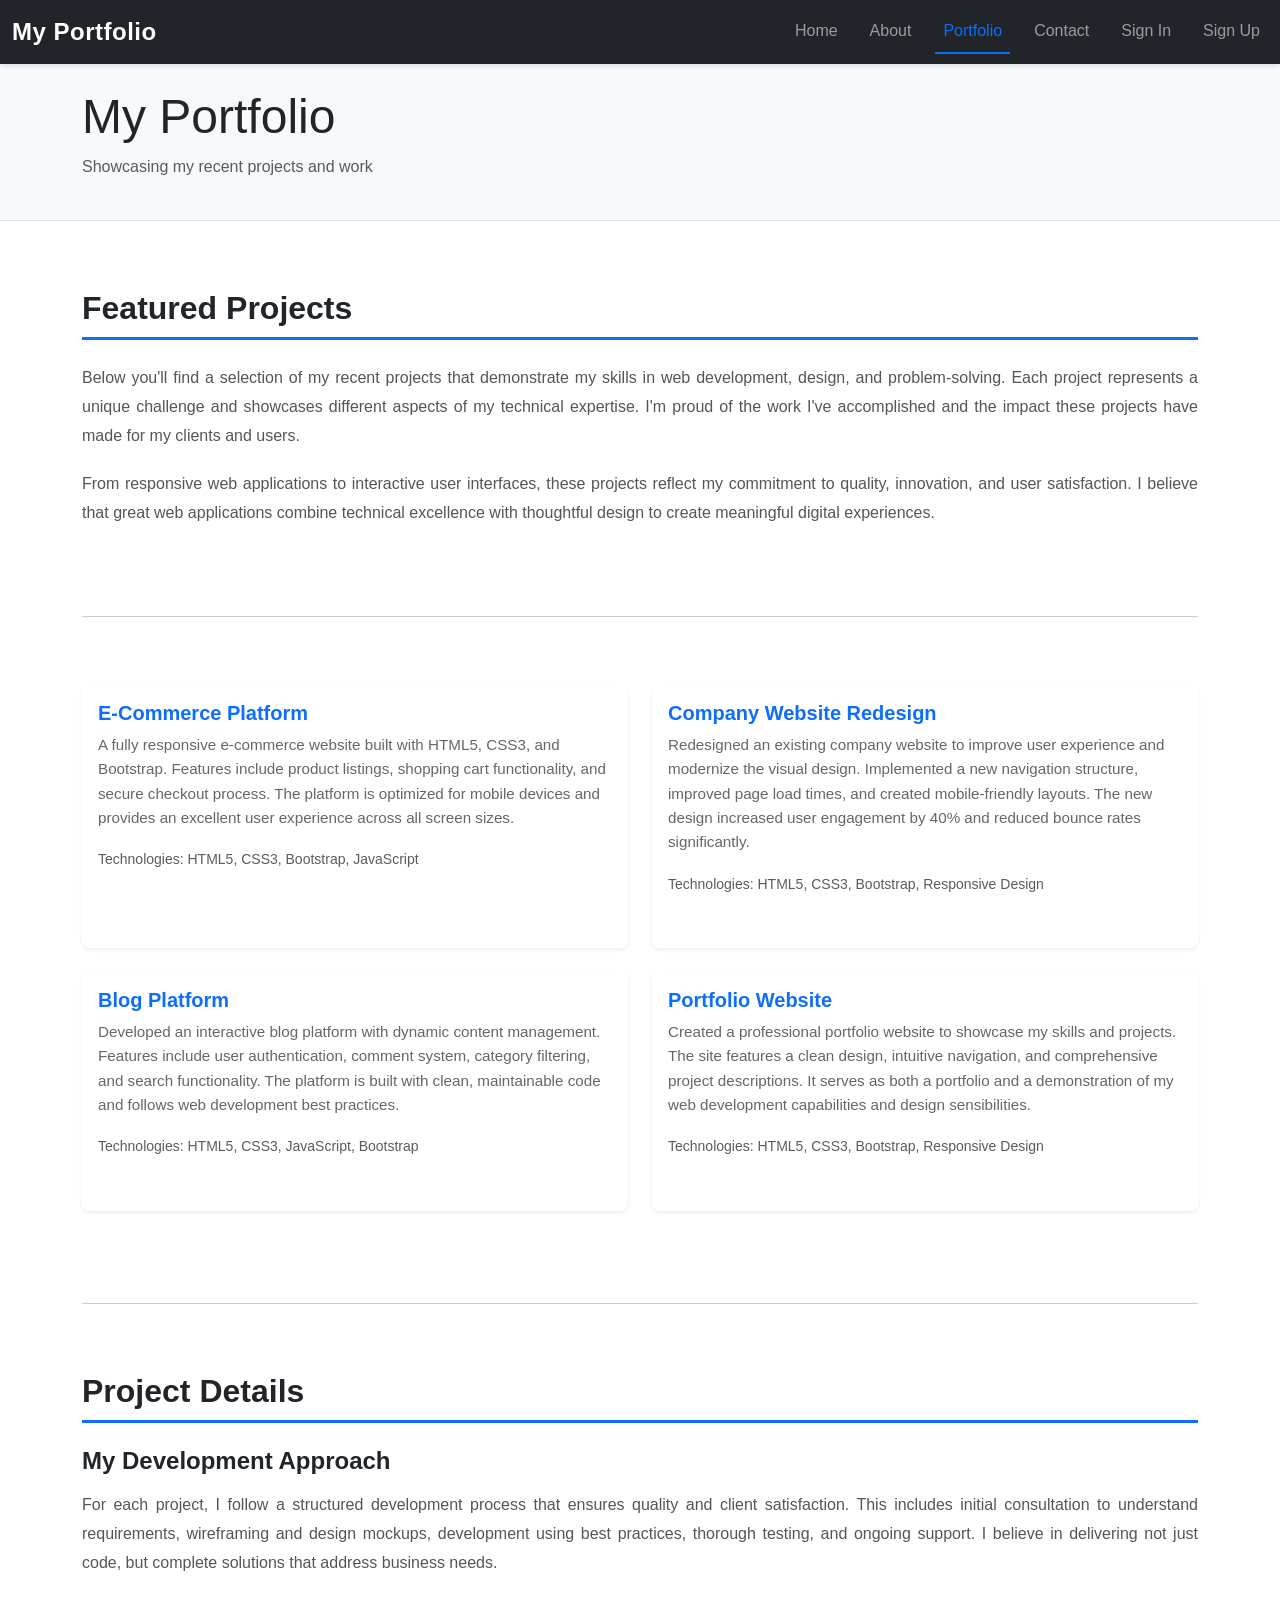
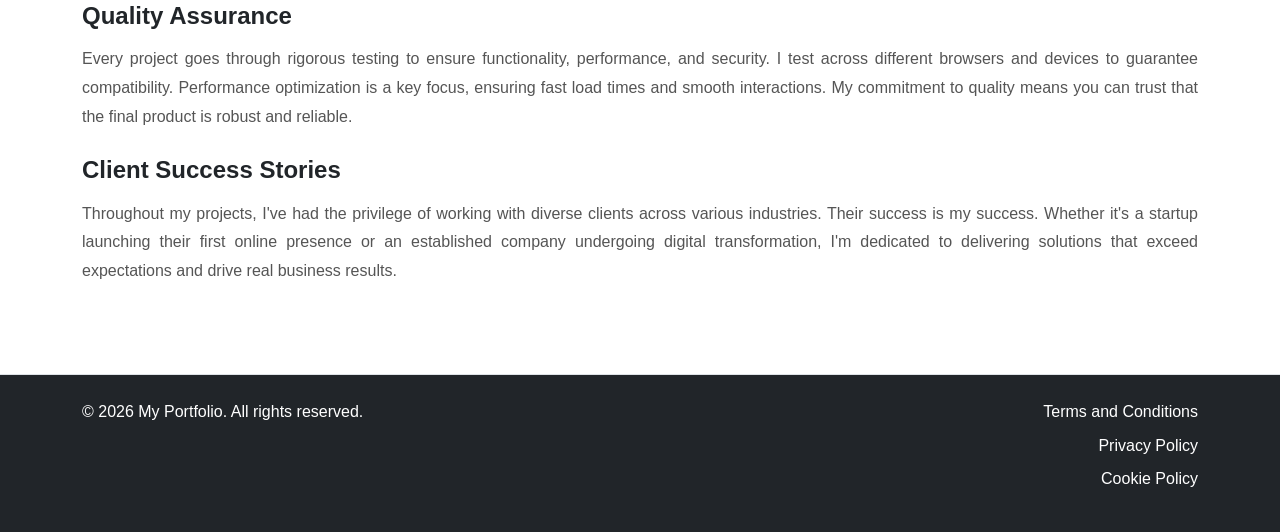
<file: portfolio.html>
<!DOCTYPE html>
<html lang="en">
<head>
    <meta charset="UTF-8">
    <meta name="viewport" content="width=device-width, initial-scale=1.0">
    <title>Portfolio - My Portfolio</title>
    <link href="https://cdn.jsdelivr.net/npm/bootstrap@5.3.0/dist/css/bootstrap.min.css" rel="stylesheet">
    <link rel="stylesheet" href="styles.css">
</head>
<body>
    <!-- Navigation Header -->
    <nav class="navbar navbar-expand-lg navbar-dark bg-dark sticky-top">
        <div class="container-fluid">
            <a class="navbar-brand" href="index.html"><strong>My Portfolio</strong></a>
            <button class="navbar-toggler" type="button" data-bs-toggle="collapse" data-bs-target="#navbarNav">
                <span class="navbar-toggler-icon"></span>
            </button>
            <div class="collapse navbar-collapse" id="navbarNav">
                <ul class="navbar-nav ms-auto">
                    <li class="nav-item">
                        <a class="nav-link" href="index.html">Home</a>
                    </li>
                    <li class="nav-item">
                        <a class="nav-link" href="about.html">About</a>
                    </li>
                    <li class="nav-item">
                        <a class="nav-link active" href="portfolio.html">Portfolio</a>
                    </li>
                    <li class="nav-item">
                        <a class="nav-link" href="contact.html">Contact</a>
                    </li>
                    <li class="nav-item">
                        <a class="nav-link" href="signin.html">Sign In</a>
                    </li>
                    <li class="nav-item">
                        <a class="nav-link" href="signup.html">Sign Up</a>
                    </li>
                </ul>
            </div>
        </div>
    </nav>

    <!-- Page Header -->
    <header class="bg-light py-4">
        <div class="container">
            <h1 class="display-5">My Portfolio</h1>
            <p class="text-muted">Showcasing my recent projects and work</p>
        </div>
    </header>

    <!-- Main Content -->
    <main class="container my-5">
        <section class="portfolio-intro">
            <h2 class="mb-4">Featured Projects</h2>
            <article>
                <p>Below you'll find a selection of my recent projects that demonstrate my skills in web development, design, and problem-solving. Each project represents a unique challenge and showcases different aspects of my technical expertise. I'm proud of the work I've accomplished and the impact these projects have made for my clients and users.</p>
                <p>From responsive web applications to interactive user interfaces, these projects reflect my commitment to quality, innovation, and user satisfaction. I believe that great web applications combine technical excellence with thoughtful design to create meaningful digital experiences.</p>
            </article>
        </section>

        <hr class="my-5">

        <section class="projects-section">
            <div class="row">
                <div class="col-md-6 mb-4">
                    <div class="card h-100 shadow-sm">
                        <div class="card-body">
                            <h5 class="card-title">E-Commerce Platform</h5>
                            <p class="card-text">A fully responsive e-commerce website built with HTML5, CSS3, and Bootstrap. Features include product listings, shopping cart functionality, and secure checkout process. The platform is optimized for mobile devices and provides an excellent user experience across all screen sizes.</p>
                            <p class="text-muted"><small>Technologies: HTML5, CSS3, Bootstrap, JavaScript</small></p>
                        </div>
                    </div>
                </div>
                <div class="col-md-6 mb-4">
                    <div class="card h-100 shadow-sm">
                        <div class="card-body">
                            <h5 class="card-title">Company Website Redesign</h5>
                            <p class="card-text">Redesigned an existing company website to improve user experience and modernize the visual design. Implemented a new navigation structure, improved page load times, and created mobile-friendly layouts. The new design increased user engagement by 40% and reduced bounce rates significantly.</p>
                            <p class="text-muted"><small>Technologies: HTML5, CSS3, Bootstrap, Responsive Design</small></p>
                        </div>
                    </div>
                </div>
                <div class="col-md-6 mb-4">
                    <div class="card h-100 shadow-sm">
                        <div class="card-body">
                            <h5 class="card-title">Blog Platform</h5>
                            <p class="card-text">Developed an interactive blog platform with dynamic content management. Features include user authentication, comment system, category filtering, and search functionality. The platform is built with clean, maintainable code and follows web development best practices.</p>
                            <p class="text-muted"><small>Technologies: HTML5, CSS3, JavaScript, Bootstrap</small></p>
                        </div>
                    </div>
                </div>
                <div class="col-md-6 mb-4">
                    <div class="card h-100 shadow-sm">
                        <div class="card-body">
                            <h5 class="card-title">Portfolio Website</h5>
                            <p class="card-text">Created a professional portfolio website to showcase my skills and projects. The site features a clean design, intuitive navigation, and comprehensive project descriptions. It serves as both a portfolio and a demonstration of my web development capabilities and design sensibilities.</p>
                            <p class="text-muted"><small>Technologies: HTML5, CSS3, Bootstrap, Responsive Design</small></p>
                        </div>
                    </div>
                </div>
            </div>
        </section>

        <hr class="my-5">

        <section class="portfolio-details">
            <h2 class="mb-4">Project Details</h2>
            <article>
                <h4>My Development Approach</h4>
                <p>For each project, I follow a structured development process that ensures quality and client satisfaction. This includes initial consultation to understand requirements, wireframing and design mockups, development using best practices, thorough testing, and ongoing support. I believe in delivering not just code, but complete solutions that address business needs.</p>
                
                <h4 class="mt-4">Quality Assurance</h4>
                <p>Every project goes through rigorous testing to ensure functionality, performance, and security. I test across different browsers and devices to guarantee compatibility. Performance optimization is a key focus, ensuring fast load times and smooth interactions. My commitment to quality means you can trust that the final product is robust and reliable.</p>
                
                <h4 class="mt-4">Client Success Stories</h4>
                <p>Throughout my projects, I've had the privilege of working with diverse clients across various industries. Their success is my success. Whether it's a startup launching their first online presence or an established company undergoing digital transformation, I'm dedicated to delivering solutions that exceed expectations and drive real business results.</p>
            </article>
        </section>
    </main>

    <!-- Footer -->
    <footer class="bg-dark text-white py-4 mt-5">
        <div class="container">
            <div class="row">
                <div class="col-md-6">
                    <p>&copy; 2026 My Portfolio. All rights reserved.</p>
                </div>
                <div class="col-md-6 text-md-end">
                    <ul class="list-unstyled">
                        <li><a href="terms.html" class="text-white text-decoration-none">Terms and Conditions</a></li>
                        <li><a href="privacy.html" class="text-white text-decoration-none">Privacy Policy</a></li>
                        <li><a href="cookies.html" class="text-white text-decoration-none">Cookie Policy</a></li>
                    </ul>
                </div>
            </div>
        </div>
    </footer>

    <script src="https://cdn.jsdelivr.net/npm/bootstrap@5.3.0/dist/js/bootstrap.bundle.min.js"></script>
</body>
</html>
</file>
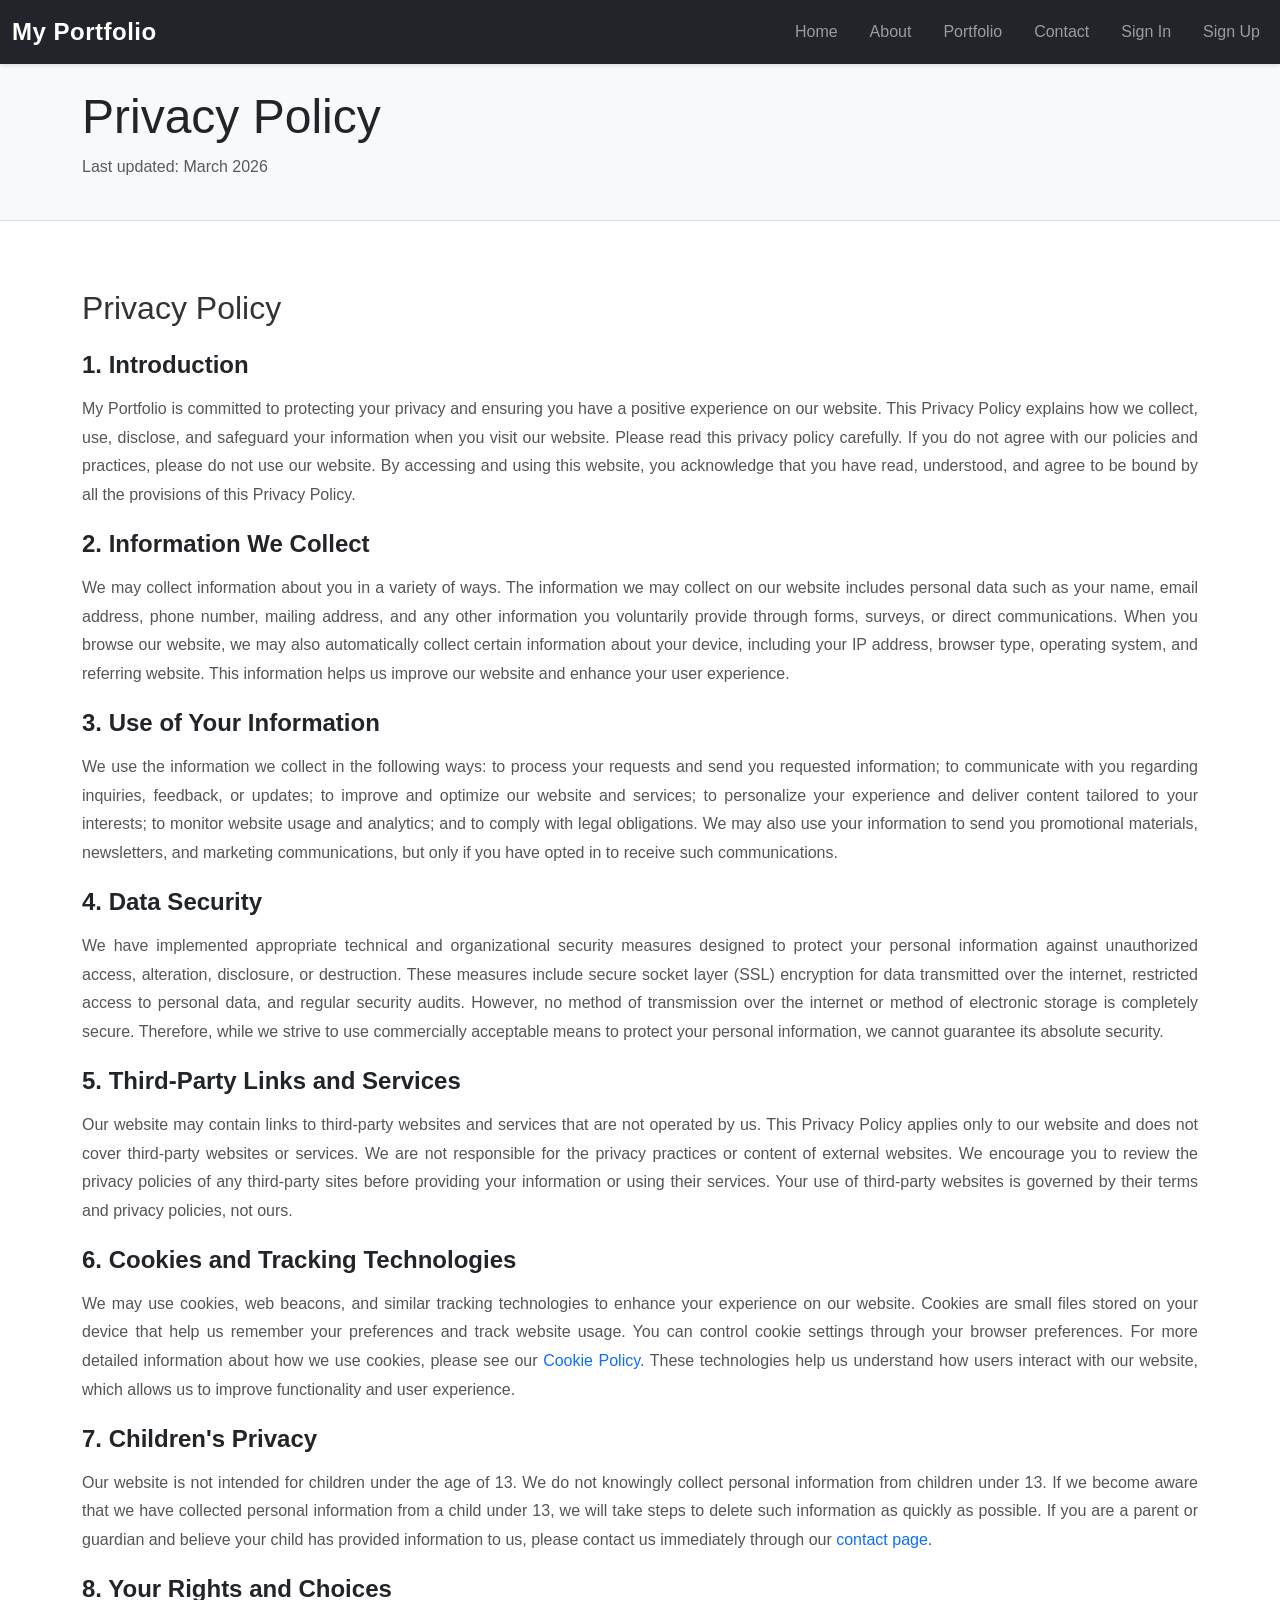
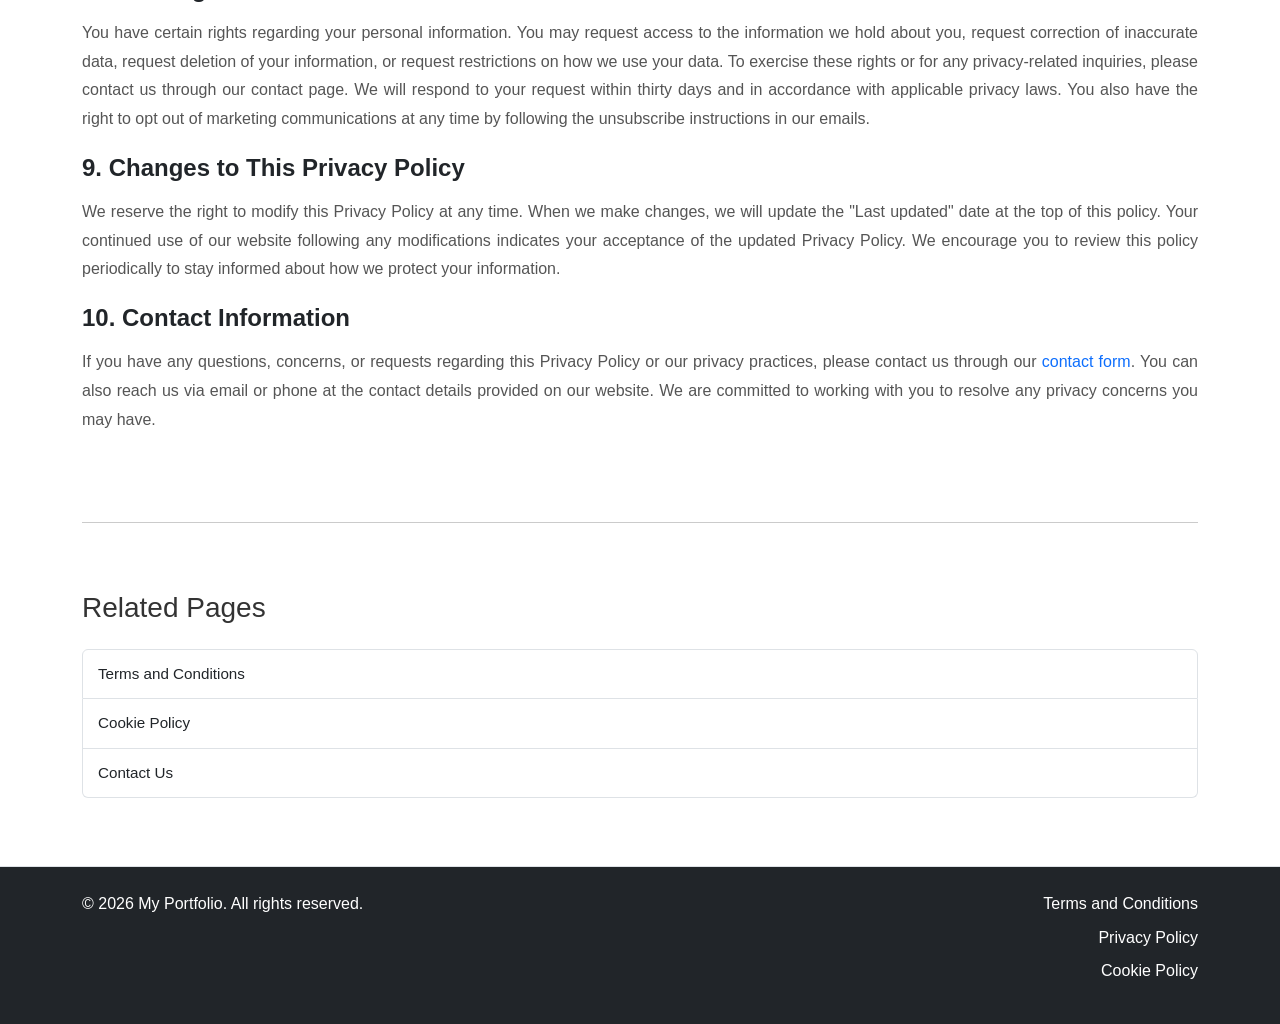
<file: privacy.html>
<!DOCTYPE html>
<html lang="en">
<head>
    <meta charset="UTF-8">
    <meta name="viewport" content="width=device-width, initial-scale=1.0">
    <title>Privacy Policy - My Portfolio</title>
    <link href="https://cdn.jsdelivr.net/npm/bootstrap@5.3.0/dist/css/bootstrap.min.css" rel="stylesheet">
    <link rel="stylesheet" href="styles.css">
</head>
<body>
    <!-- Navigation Header -->
    <nav class="navbar navbar-expand-lg navbar-dark bg-dark sticky-top">
        <div class="container-fluid">
            <a class="navbar-brand" href="index.html"><strong>My Portfolio</strong></a>
            <button class="navbar-toggler" type="button" data-bs-toggle="collapse" data-bs-target="#navbarNav">
                <span class="navbar-toggler-icon"></span>
            </button>
            <div class="collapse navbar-collapse" id="navbarNav">
                <ul class="navbar-nav ms-auto">
                    <li class="nav-item">
                        <a class="nav-link" href="index.html">Home</a>
                    </li>
                    <li class="nav-item">
                        <a class="nav-link" href="about.html">About</a>
                    </li>
                    <li class="nav-item">
                        <a class="nav-link" href="portfolio.html">Portfolio</a>
                    </li>
                    <li class="nav-item">
                        <a class="nav-link" href="contact.html">Contact</a>
                    </li>
                    <li class="nav-item">
                        <a class="nav-link" href="signin.html">Sign In</a>
                    </li>
                    <li class="nav-item">
                        <a class="nav-link" href="signup.html">Sign Up</a>
                    </li>
                </ul>
            </div>
        </div>
    </nav>

    <!-- Page Header -->
    <header class="bg-light py-4">
        <div class="container">
            <h1 class="display-5">Privacy Policy</h1>
            <p class="text-muted">Last updated: March 2026</p>
        </div>
    </header>

    <!-- Main Content -->
    <main class="container my-5">
        <section class="privacy-section">
            <h2 class="mb-4">Privacy Policy</h2>

            <article>
                <h4>1. Introduction</h4>
                <p>My Portfolio is committed to protecting your privacy and ensuring you have a positive experience on our website. This Privacy Policy explains how we collect, use, disclose, and safeguard your information when you visit our website. Please read this privacy policy carefully. If you do not agree with our policies and practices, please do not use our website. By accessing and using this website, you acknowledge that you have read, understood, and agree to be bound by all the provisions of this Privacy Policy.</p>

                <h4>2. Information We Collect</h4>
                <p>We may collect information about you in a variety of ways. The information we may collect on our website includes personal data such as your name, email address, phone number, mailing address, and any other information you voluntarily provide through forms, surveys, or direct communications. When you browse our website, we may also automatically collect certain information about your device, including your IP address, browser type, operating system, and referring website. This information helps us improve our website and enhance your user experience.</p>

                <h4>3. Use of Your Information</h4>
                <p>We use the information we collect in the following ways: to process your requests and send you requested information; to communicate with you regarding inquiries, feedback, or updates; to improve and optimize our website and services; to personalize your experience and deliver content tailored to your interests; to monitor website usage and analytics; and to comply with legal obligations. We may also use your information to send you promotional materials, newsletters, and marketing communications, but only if you have opted in to receive such communications.</p>

                <h4>4. Data Security</h4>
                <p>We have implemented appropriate technical and organizational security measures designed to protect your personal information against unauthorized access, alteration, disclosure, or destruction. These measures include secure socket layer (SSL) encryption for data transmitted over the internet, restricted access to personal data, and regular security audits. However, no method of transmission over the internet or method of electronic storage is completely secure. Therefore, while we strive to use commercially acceptable means to protect your personal information, we cannot guarantee its absolute security.</p>

                <h4>5. Third-Party Links and Services</h4>
                <p>Our website may contain links to third-party websites and services that are not operated by us. This Privacy Policy applies only to our website and does not cover third-party websites or services. We are not responsible for the privacy practices or content of external websites. We encourage you to review the privacy policies of any third-party sites before providing your information or using their services. Your use of third-party websites is governed by their terms and privacy policies, not ours.</p>

                <h4>6. Cookies and Tracking Technologies</h4>
                <p>We may use cookies, web beacons, and similar tracking technologies to enhance your experience on our website. Cookies are small files stored on your device that help us remember your preferences and track website usage. You can control cookie settings through your browser preferences. For more detailed information about how we use cookies, please see our <a href="cookies.html">Cookie Policy</a>. These technologies help us understand how users interact with our website, which allows us to improve functionality and user experience.</p>

                <h4>7. Children's Privacy</h4>
                <p>Our website is not intended for children under the age of 13. We do not knowingly collect personal information from children under 13. If we become aware that we have collected personal information from a child under 13, we will take steps to delete such information as quickly as possible. If you are a parent or guardian and believe your child has provided information to us, please contact us immediately through our <a href="contact.html">contact page</a>.</p>

                <h4>8. Your Rights and Choices</h4>
                <p>You have certain rights regarding your personal information. You may request access to the information we hold about you, request correction of inaccurate data, request deletion of your information, or request restrictions on how we use your data. To exercise these rights or for any privacy-related inquiries, please contact us through our contact page. We will respond to your request within thirty days and in accordance with applicable privacy laws. You also have the right to opt out of marketing communications at any time by following the unsubscribe instructions in our emails.</p>

                <h4>9. Changes to This Privacy Policy</h4>
                <p>We reserve the right to modify this Privacy Policy at any time. When we make changes, we will update the "Last updated" date at the top of this policy. Your continued use of our website following any modifications indicates your acceptance of the updated Privacy Policy. We encourage you to review this policy periodically to stay informed about how we protect your information.</p>

                <h4>10. Contact Information</h4>
                <p>If you have any questions, concerns, or requests regarding this Privacy Policy or our privacy practices, please contact us through our <a href="contact.html">contact form</a>. You can also reach us via email or phone at the contact details provided on our website. We are committed to working with you to resolve any privacy concerns you may have.</p>
            </article>
        </section>

        <hr class="my-5">

        <section class="related-links">
            <h3 class="mb-4">Related Pages</h3>
            <div class="list-group">
                <a href="terms.html" class="list-group-item list-group-item-action">Terms and Conditions</a>
                <a href="cookies.html" class="list-group-item list-group-item-action">Cookie Policy</a>
                <a href="contact.html" class="list-group-item list-group-item-action">Contact Us</a>
            </div>
        </section>
    </main>

    <!-- Footer -->
    <footer class="bg-dark text-white py-4 mt-5">
        <div class="container">
            <div class="row">
                <div class="col-md-6">
                    <p>&copy; 2026 My Portfolio. All rights reserved.</p>
                </div>
                <div class="col-md-6 text-md-end">
                    <ul class="list-unstyled">
                        <li><a href="terms.html" class="text-white text-decoration-none">Terms and Conditions</a></li>
                        <li><a href="privacy.html" class="text-white text-decoration-none">Privacy Policy</a></li>
                        <li><a href="cookies.html" class="text-white text-decoration-none">Cookie Policy</a></li>
                    </ul>
                </div>
            </div>
        </div>
    </footer>

    <script src="https://cdn.jsdelivr.net/npm/bootstrap@5.3.0/dist/js/bootstrap.bundle.min.js"></script>
</body>
</html>
</file>
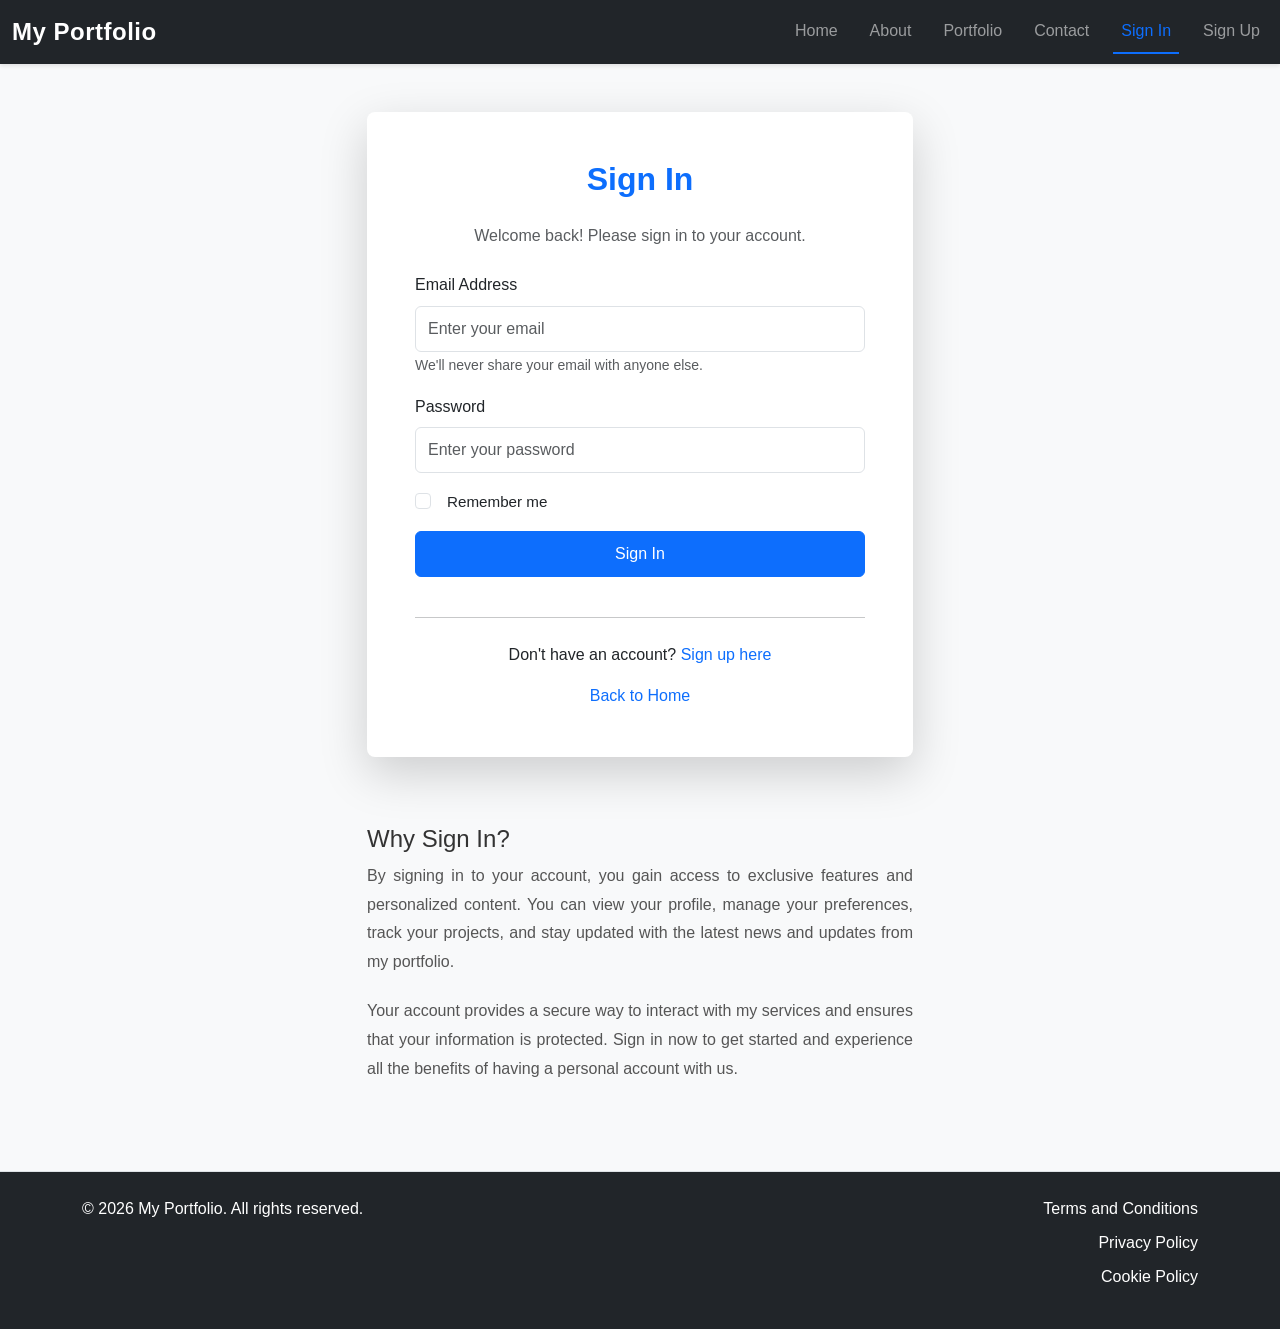
<file: signin.html>
<!DOCTYPE html>
<html lang="en">
<head>
    <meta charset="UTF-8">
    <meta name="viewport" content="width=device-width, initial-scale=1.0">
    <title>Sign In - My Portfolio</title>
    <link href="https://cdn.jsdelivr.net/npm/bootstrap@5.3.0/dist/css/bootstrap.min.css" rel="stylesheet">
    <link rel="stylesheet" href="styles.css">
</head>
<body class="bg-light">
    <!-- Navigation Header -->
    <nav class="navbar navbar-expand-lg navbar-dark bg-dark sticky-top">
        <div class="container-fluid">
            <a class="navbar-brand" href="index.html"><strong>My Portfolio</strong></a>
            <button class="navbar-toggler" type="button" data-bs-toggle="collapse" data-bs-target="#navbarNav">
                <span class="navbar-toggler-icon"></span>
            </button>
            <div class="collapse navbar-collapse" id="navbarNav">
                <ul class="navbar-nav ms-auto">
                    <li class="nav-item">
                        <a class="nav-link" href="index.html">Home</a>
                    </li>
                    <li class="nav-item">
                        <a class="nav-link" href="about.html">About</a>
                    </li>
                    <li class="nav-item">
                        <a class="nav-link" href="portfolio.html">Portfolio</a>
                    </li>
                    <li class="nav-item">
                        <a class="nav-link" href="contact.html">Contact</a>
                    </li>
                    <li class="nav-item">
                        <a class="nav-link active" href="signin.html">Sign In</a>
                    </li>
                    <li class="nav-item">
                        <a class="nav-link" href="signup.html">Sign Up</a>
                    </li>
                </ul>
            </div>
        </div>
    </nav>

    <!-- Main Content -->
    <main class="container my-5">
        <div class="row justify-content-center">
            <div class="col-md-6">
                <div class="card shadow-lg">
                    <div class="card-body p-5">
                        <h2 class="card-title text-center mb-4">Sign In</h2>
                        <p class="text-center text-muted mb-4">Welcome back! Please sign in to your account.</p>

                        <form>
                            <div class="mb-3">
                                <label for="signinEmail" class="form-label">Email Address</label>
                                <input type="email" class="form-control" id="signinEmail" name="email" placeholder="Enter your email" required>
                                <small class="form-text text-muted">We'll never share your email with anyone else.</small>
                            </div>

                            <div class="mb-3">
                                <label for="signinPassword" class="form-label">Password</label>
                                <input type="password" class="form-control" id="signinPassword" name="password" placeholder="Enter your password" required>
                            </div>

                            <div class="mb-3 form-check">
                                <input type="checkbox" class="form-check-input" id="rememberMe" name="rememberMe">
                                <label class="form-check-label" for="rememberMe">
                                    Remember me
                                </label>
                            </div>

                            <button type="submit" class="btn btn-primary w-100 mb-3">Sign In</button>
                        </form>

                        <hr class="my-4">

                        <div class="text-center mb-3">
                            <p class="mb-0">Don't have an account? <a href="signup.html" class="text-decoration-none">Sign up here</a></p>
                        </div>

                        <div class="text-center">
                            <a href="index.html" class="text-decoration-none">Back to Home</a>
                        </div>
                    </div>
                </div>

                <section class="mt-5">
                    <h4>Why Sign In?</h4>
                    <article>
                        <p>By signing in to your account, you gain access to exclusive features and personalized content. You can view your profile, manage your preferences, track your projects, and stay updated with the latest news and updates from my portfolio.</p>
                        <p>Your account provides a secure way to interact with my services and ensures that your information is protected. Sign in now to get started and experience all the benefits of having a personal account with us.</p>
                    </article>
                </section>
            </div>
        </div>
    </main>

    <!-- Footer -->
    <footer class="bg-dark text-white py-4 mt-5">
        <div class="container">
            <div class="row">
                <div class="col-md-6">
                    <p>&copy; 2026 My Portfolio. All rights reserved.</p>
                </div>
                <div class="col-md-6 text-md-end">
                    <ul class="list-unstyled">
                        <li><a href="terms.html" class="text-white text-decoration-none">Terms and Conditions</a></li>
                        <li><a href="privacy.html" class="text-white text-decoration-none">Privacy Policy</a></li>
                        <li><a href="cookies.html" class="text-white text-decoration-none">Cookie Policy</a></li>
                    </ul>
                </div>
            </div>
        </div>
    </footer>

    <script src="https://cdn.jsdelivr.net/npm/bootstrap@5.3.0/dist/js/bootstrap.bundle.min.js"></script>
</body>
</html>
</file>
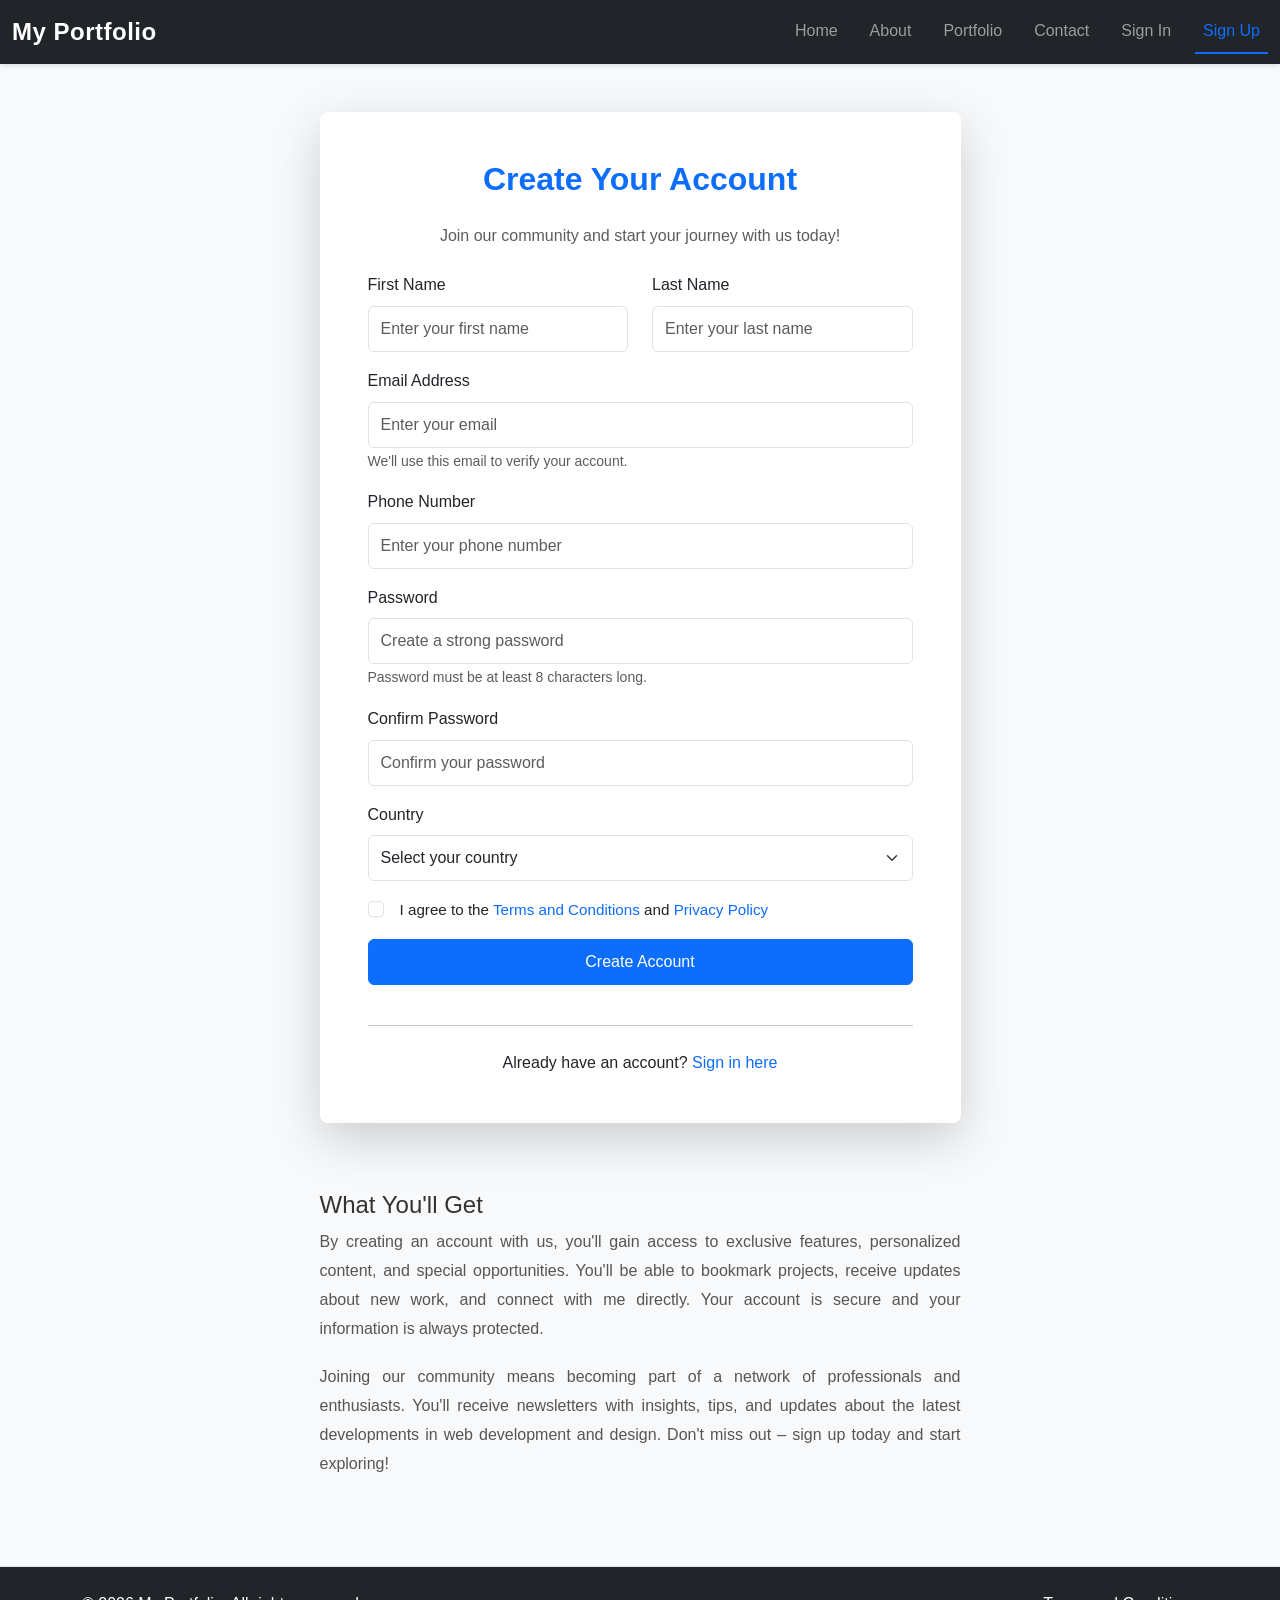
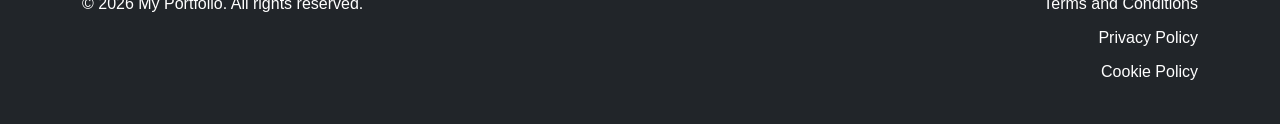
<file: signup.html>
<!DOCTYPE html>
<html lang="en">
<head>
    <meta charset="UTF-8">
    <meta name="viewport" content="width=device-width, initial-scale=1.0">
    <title>Sign Up - My Portfolio</title>
    <link href="https://cdn.jsdelivr.net/npm/bootstrap@5.3.0/dist/css/bootstrap.min.css" rel="stylesheet">
    <link rel="stylesheet" href="styles.css">
</head>
<body class="bg-light">
    <!-- Navigation Header -->
    <nav class="navbar navbar-expand-lg navbar-dark bg-dark sticky-top">
        <div class="container-fluid">
            <a class="navbar-brand" href="index.html"><strong>My Portfolio</strong></a>
            <button class="navbar-toggler" type="button" data-bs-toggle="collapse" data-bs-target="#navbarNav">
                <span class="navbar-toggler-icon"></span>
            </button>
            <div class="collapse navbar-collapse" id="navbarNav">
                <ul class="navbar-nav ms-auto">
                    <li class="nav-item">
                        <a class="nav-link" href="index.html">Home</a>
                    </li>
                    <li class="nav-item">
                        <a class="nav-link" href="about.html">About</a>
                    </li>
                    <li class="nav-item">
                        <a class="nav-link" href="portfolio.html">Portfolio</a>
                    </li>
                    <li class="nav-item">
                        <a class="nav-link" href="contact.html">Contact</a>
                    </li>
                    <li class="nav-item">
                        <a class="nav-link" href="signin.html">Sign In</a>
                    </li>
                    <li class="nav-item">
                        <a class="nav-link active" href="signup.html">Sign Up</a>
                    </li>
                </ul>
            </div>
        </div>
    </nav>

    <!-- Main Content -->
    <main class="container my-5">
        <div class="row justify-content-center">
            <div class="col-md-7">
                <div class="card shadow-lg">
                    <div class="card-body p-5">
                        <h2 class="card-title text-center mb-4">Create Your Account</h2>
                        <p class="text-center text-muted mb-4">Join our community and start your journey with us today!</p>

                        <form>
                            <div class="row">
                                <div class="col-md-6 mb-3">
                                    <label for="firstName" class="form-label">First Name</label>
                                    <input type="text" class="form-control" id="firstName" name="firstName" placeholder="Enter your first name" required>
                                </div>
                                <div class="col-md-6 mb-3">
                                    <label for="lastName" class="form-label">Last Name</label>
                                    <input type="text" class="form-control" id="lastName" name="lastName" placeholder="Enter your last name" required>
                                </div>
                            </div>

                            <div class="mb-3">
                                <label for="signupEmail" class="form-label">Email Address</label>
                                <input type="email" class="form-control" id="signupEmail" name="email" placeholder="Enter your email" required>
                                <small class="form-text text-muted">We'll use this email to verify your account.</small>
                            </div>

                            <div class="mb-3">
                                <label for="phone" class="form-label">Phone Number</label>
                                <input type="tel" class="form-control" id="phone" name="phone" placeholder="Enter your phone number">
                            </div>

                            <div class="mb-3">
                                <label for="signupPassword" class="form-label">Password</label>
                                <input type="password" class="form-control" id="signupPassword" name="password" placeholder="Create a strong password" required>
                                <small class="form-text text-muted">Password must be at least 8 characters long.</small>
                            </div>

                            <div class="mb-3">
                                <label for="confirmPassword" class="form-label">Confirm Password</label>
                                <input type="password" class="form-control" id="confirmPassword" name="confirmPassword" placeholder="Confirm your password" required>
                            </div>

                            <div class="mb-3">
                                <label for="country" class="form-label">Country</label>
                                <select class="form-select" id="country" name="country" required>
                                    <option value="">Select your country</option>
                                    <option value="us">United States</option>
                                    <option value="ca">Canada</option>
                                    <option value="uk">United Kingdom</option>
                                    <option value="au">Australia</option>
                                    <option value="other">Other</option>
                                </select>
                            </div>

                            <div class="mb-3 form-check">
                                <input type="checkbox" class="form-check-input" id="termsCheck" name="terms" required>
                                <label class="form-check-label" for="termsCheck">
                                    I agree to the <a href="terms.html" class="text-decoration-none">Terms and Conditions</a> and <a href="privacy.html" class="text-decoration-none">Privacy Policy</a>
                                </label>
                            </div>

                            <button type="submit" class="btn btn-primary w-100 mb-3">Create Account</button>
                        </form>

                        <hr class="my-4">

                        <div class="text-center">
                            <p class="mb-0">Already have an account? <a href="signin.html" class="text-decoration-none">Sign in here</a></p>
                        </div>
                    </div>
                </div>

                <section class="mt-5">
                    <h4>What You'll Get</h4>
                    <article>
                        <p>By creating an account with us, you'll gain access to exclusive features, personalized content, and special opportunities. You'll be able to bookmark projects, receive updates about new work, and connect with me directly. Your account is secure and your information is always protected.</p>
                        <p>Joining our community means becoming part of a network of professionals and enthusiasts. You'll receive newsletters with insights, tips, and updates about the latest developments in web development and design. Don't miss out – sign up today and start exploring!</p>
                    </article>
                </section>
            </div>
        </div>
    </main>

    <!-- Footer -->
    <footer class="bg-dark text-white py-4 mt-5">
        <div class="container">
            <div class="row">
                <div class="col-md-6">
                    <p>&copy; 2026 My Portfolio. All rights reserved.</p>
                </div>
                <div class="col-md-6 text-md-end">
                    <ul class="list-unstyled">
                        <li><a href="terms.html" class="text-white text-decoration-none">Terms and Conditions</a></li>
                        <li><a href="privacy.html" class="text-white text-decoration-none">Privacy Policy</a></li>
                        <li><a href="cookies.html" class="text-white text-decoration-none">Cookie Policy</a></li>
                    </ul>
                </div>
            </div>
        </div>
    </footer>

    <script src="https://cdn.jsdelivr.net/npm/bootstrap@5.3.0/dist/js/bootstrap.bundle.min.js"></script>
</body>
</html>
</file>
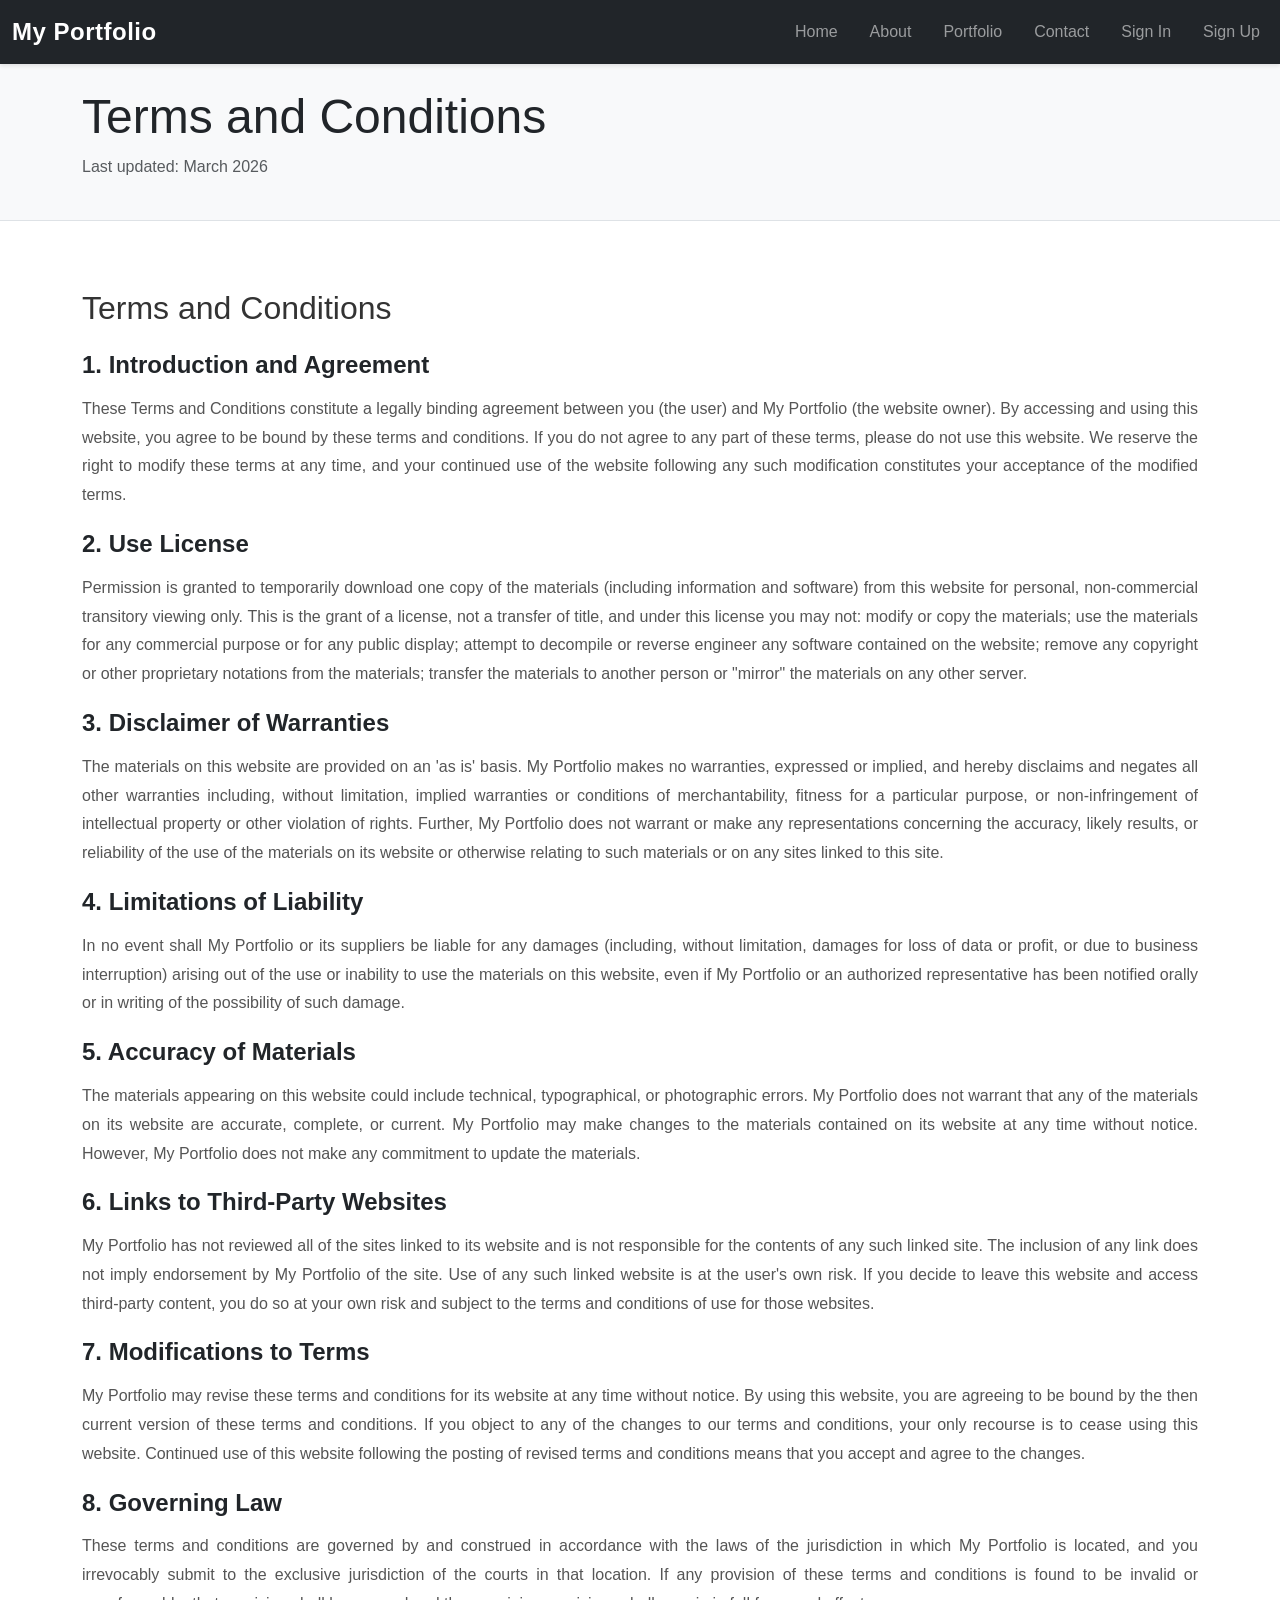
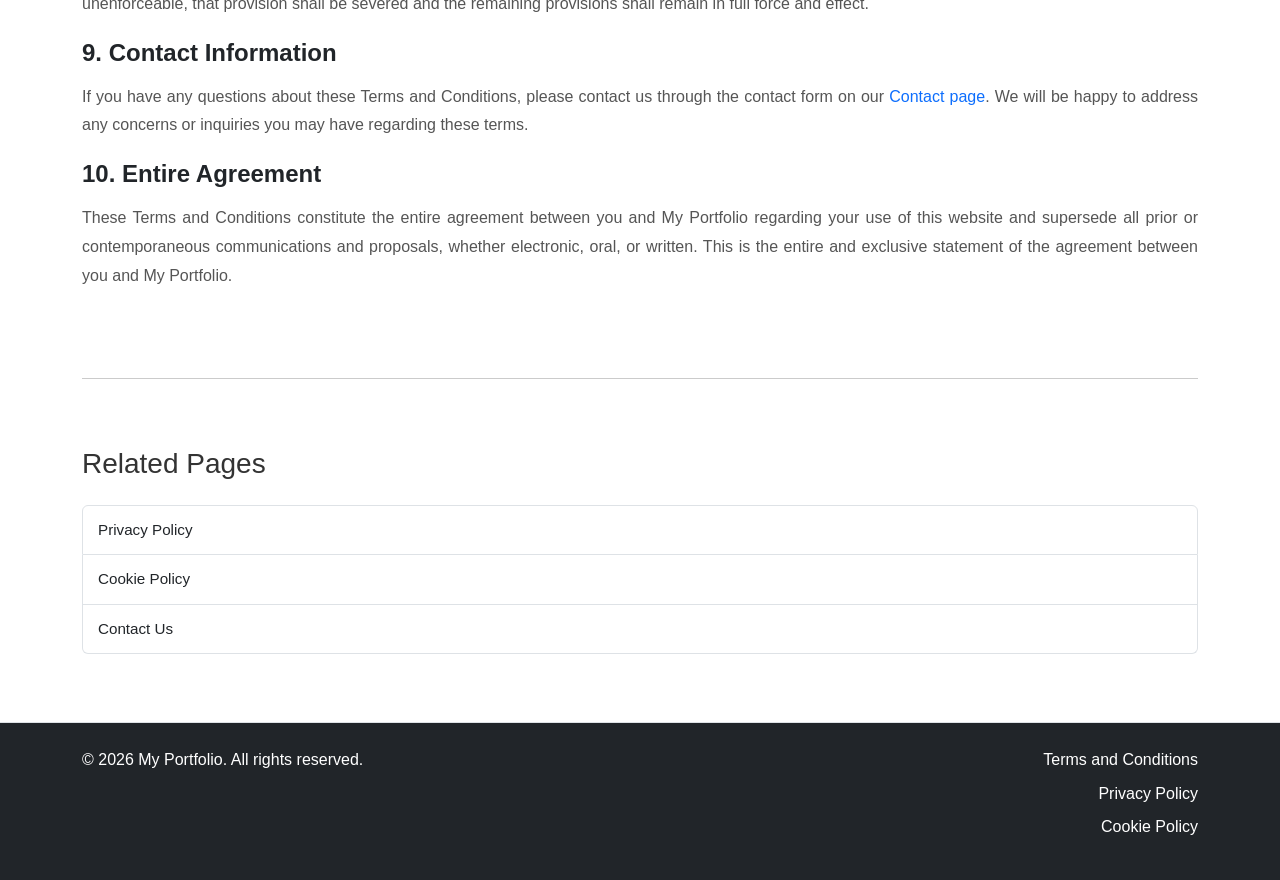
<file: terms.html>
<!DOCTYPE html>
<html lang="en">
<head>
    <meta charset="UTF-8">
    <meta name="viewport" content="width=device-width, initial-scale=1.0">
    <title>Terms and Conditions - My Portfolio</title>
    <link href="https://cdn.jsdelivr.net/npm/bootstrap@5.3.0/dist/css/bootstrap.min.css" rel="stylesheet">
    <link rel="stylesheet" href="styles.css">
</head>
<body>
    <!-- Navigation Header -->
    <nav class="navbar navbar-expand-lg navbar-dark bg-dark sticky-top">
        <div class="container-fluid">
            <a class="navbar-brand" href="index.html"><strong>My Portfolio</strong></a>
            <button class="navbar-toggler" type="button" data-bs-toggle="collapse" data-bs-target="#navbarNav">
                <span class="navbar-toggler-icon"></span>
            </button>
            <div class="collapse navbar-collapse" id="navbarNav">
                <ul class="navbar-nav ms-auto">
                    <li class="nav-item">
                        <a class="nav-link" href="index.html">Home</a>
                    </li>
                    <li class="nav-item">
                        <a class="nav-link" href="about.html">About</a>
                    </li>
                    <li class="nav-item">
                        <a class="nav-link" href="portfolio.html">Portfolio</a>
                    </li>
                    <li class="nav-item">
                        <a class="nav-link" href="contact.html">Contact</a>
                    </li>
                    <li class="nav-item">
                        <a class="nav-link" href="signin.html">Sign In</a>
                    </li>
                    <li class="nav-item">
                        <a class="nav-link" href="signup.html">Sign Up</a>
                    </li>
                </ul>
            </div>
        </div>
    </nav>

    <!-- Page Header -->
    <header class="bg-light py-4">
        <div class="container">
            <h1 class="display-5">Terms and Conditions</h1>
            <p class="text-muted">Last updated: March 2026</p>
        </div>
    </header>

    <!-- Main Content -->
    <main class="container my-5">
        <section class="terms-section">
            <h2 class="mb-4">Terms and Conditions</h2>

            <article>
                <h4>1. Introduction and Agreement</h4>
                <p>These Terms and Conditions constitute a legally binding agreement between you (the user) and My Portfolio (the website owner). By accessing and using this website, you agree to be bound by these terms and conditions. If you do not agree to any part of these terms, please do not use this website. We reserve the right to modify these terms at any time, and your continued use of the website following any such modification constitutes your acceptance of the modified terms.</p>

                <h4>2. Use License</h4>
                <p>Permission is granted to temporarily download one copy of the materials (including information and software) from this website for personal, non-commercial transitory viewing only. This is the grant of a license, not a transfer of title, and under this license you may not: modify or copy the materials; use the materials for any commercial purpose or for any public display; attempt to decompile or reverse engineer any software contained on the website; remove any copyright or other proprietary notations from the materials; transfer the materials to another person or "mirror" the materials on any other server.</p>

                <h4>3. Disclaimer of Warranties</h4>
                <p>The materials on this website are provided on an 'as is' basis. My Portfolio makes no warranties, expressed or implied, and hereby disclaims and negates all other warranties including, without limitation, implied warranties or conditions of merchantability, fitness for a particular purpose, or non-infringement of intellectual property or other violation of rights. Further, My Portfolio does not warrant or make any representations concerning the accuracy, likely results, or reliability of the use of the materials on its website or otherwise relating to such materials or on any sites linked to this site.</p>

                <h4>4. Limitations of Liability</h4>
                <p>In no event shall My Portfolio or its suppliers be liable for any damages (including, without limitation, damages for loss of data or profit, or due to business interruption) arising out of the use or inability to use the materials on this website, even if My Portfolio or an authorized representative has been notified orally or in writing of the possibility of such damage.</p>

                <h4>5. Accuracy of Materials</h4>
                <p>The materials appearing on this website could include technical, typographical, or photographic errors. My Portfolio does not warrant that any of the materials on its website are accurate, complete, or current. My Portfolio may make changes to the materials contained on its website at any time without notice. However, My Portfolio does not make any commitment to update the materials.</p>

                <h4>6. Links to Third-Party Websites</h4>
                <p>My Portfolio has not reviewed all of the sites linked to its website and is not responsible for the contents of any such linked site. The inclusion of any link does not imply endorsement by My Portfolio of the site. Use of any such linked website is at the user's own risk. If you decide to leave this website and access third-party content, you do so at your own risk and subject to the terms and conditions of use for those websites.</p>

                <h4>7. Modifications to Terms</h4>
                <p>My Portfolio may revise these terms and conditions for its website at any time without notice. By using this website, you are agreeing to be bound by the then current version of these terms and conditions. If you object to any of the changes to our terms and conditions, your only recourse is to cease using this website. Continued use of this website following the posting of revised terms and conditions means that you accept and agree to the changes.</p>

                <h4>8. Governing Law</h4>
                <p>These terms and conditions are governed by and construed in accordance with the laws of the jurisdiction in which My Portfolio is located, and you irrevocably submit to the exclusive jurisdiction of the courts in that location. If any provision of these terms and conditions is found to be invalid or unenforceable, that provision shall be severed and the remaining provisions shall remain in full force and effect.</p>

                <h4>9. Contact Information</h4>
                <p>If you have any questions about these Terms and Conditions, please contact us through the contact form on our <a href="contact.html">Contact page</a>. We will be happy to address any concerns or inquiries you may have regarding these terms.</p>

                <h4>10. Entire Agreement</h4>
                <p>These Terms and Conditions constitute the entire agreement between you and My Portfolio regarding your use of this website and supersede all prior or contemporaneous communications and proposals, whether electronic, oral, or written. This is the entire and exclusive statement of the agreement between you and My Portfolio.</p>
            </article>
        </section>

        <hr class="my-5">

        <section class="related-links">
            <h3 class="mb-4">Related Pages</h3>
            <div class="list-group">
                <a href="privacy.html" class="list-group-item list-group-item-action">Privacy Policy</a>
                <a href="cookies.html" class="list-group-item list-group-item-action">Cookie Policy</a>
                <a href="contact.html" class="list-group-item list-group-item-action">Contact Us</a>
            </div>
        </section>
    </main>

    <!-- Footer -->
    <footer class="bg-dark text-white py-4 mt-5">
        <div class="container">
            <div class="row">
                <div class="col-md-6">
                    <p>&copy; 2026 My Portfolio. All rights reserved.</p>
                </div>
                <div class="col-md-6 text-md-end">
                    <ul class="list-unstyled">
                        <li><a href="terms.html" class="text-white text-decoration-none">Terms and Conditions</a></li>
                        <li><a href="privacy.html" class="text-white text-decoration-none">Privacy Policy</a></li>
                        <li><a href="cookies.html" class="text-white text-decoration-none">Cookie Policy</a></li>
                    </ul>
                </div>
            </div>
        </div>
    </footer>

    <script src="https://cdn.jsdelivr.net/npm/bootstrap@5.3.0/dist/js/bootstrap.bundle.min.js"></script>
</body>
</html>
</file>
<file: styles.css>
/* Custom Styles for Portfolio Website */

:root {
    --primary-color: #0d6efd;
    --secondary-color: #6c757d;
    --light-color: #f8f9fa;
    --dark-color: #212529;
    --border-color: #dee2e6;
}

* {
    margin: 0;
    padding: 0;
    box-sizing: border-box;
}

body {
    font-family: 'Segoe UI', Tahoma, Geneva, Verdana, sans-serif;
    line-height: 1.6;
    color: #333;
}

/* Navigation Styling */
.navbar {
    box-shadow: 0 2px 4px rgba(0, 0, 0, 0.1);
}

.navbar-brand {
    font-size: 1.5rem;
    font-weight: 600;
    letter-spacing: 0.5px;
}

.nav-link {
    font-weight: 500;
    margin-left: 1rem;
    transition: color 0.3s ease;
}

.nav-link:hover {
    color: #0d6efd !important;
}

.nav-link.active {
    color: #0d6efd !important;
    border-bottom: 2px solid #0d6efd;
}

/* Hero Section */
.hero-section {
    background: linear-gradient(135deg, #0d6efd 0%, #0a58ca 100%);
    padding: 80px 0;
    margin-bottom: 40px;
}

.hero-section h1 {
    font-weight: 700;
    margin-bottom: 20px;
    text-shadow: 1px 1px 2px rgba(0, 0, 0, 0.2);
}

.hero-section .lead {
    font-size: 1.25rem;
    margin-bottom: 30px;
    text-shadow: 1px 1px 1px rgba(0, 0, 0, 0.1);
}

/* Page Header */
header {
    border-bottom: 1px solid var(--border-color);
}

header h1 {
    font-weight: 700;
    color: var(--dark-color);
}

/* Section Spacing */
section {
    padding: 20px 0;
}

.content-section h2,
.about-section h2,
.skills-section h2,
.experience-section h2,
.highlights-section h2,
.projects-section h2,
.portfolio-details h2,
.portfolio-intro h2,
.contact-intro h2 {
    font-weight: 700;
    color: var(--dark-color);
    margin-bottom: 30px;
    border-bottom: 3px solid var(--primary-color);
    padding-bottom: 10px;
}

article {
    text-align: justify;
    line-height: 1.8;
}

article p {
    margin-bottom: 20px;
    font-size: 1rem;
    color: #555;
}

article h4 {
    font-weight: 600;
    color: var(--dark-color);
    margin-top: 20px;
    margin-bottom: 15px;
}

/* Cards */
.card {
    border: none;
    border-radius: 8px;
    transition: transform 0.3s ease, box-shadow 0.3s ease;
    margin-bottom: 20px;
}

.card:hover {
    transform: translateY(-5px);
    box-shadow: 0 8px 20px rgba(0, 0, 0, 0.15) !important;
}

.card-title {
    font-weight: 600;
    color: var(--primary-color);
}

.card-text {
    font-size: 0.95rem;
    color: #666;
}

/* Lists */
.list-group-item {
    border: 1px solid var(--border-color);
    padding: 12px 15px;
    font-size: 0.95rem;
}

.list-group-item:first-child {
    border-top-left-radius: 6px;
    border-top-right-radius: 6px;
}

.list-group-item:last-child {
    border-bottom-left-radius: 6px;
    border-bottom-right-radius: 6px;
}

/* Forms */
.form-label {
    font-weight: 500;
    color: var(--dark-color);
    margin-bottom: 8px;
}

.form-control,
.form-select {
    border-radius: 6px;
    border: 1px solid var(--border-color);
    padding: 10px 12px;
    transition: border-color 0.3s ease, box-shadow 0.3s ease;
}

.form-control:focus,
.form-select:focus {
    border-color: var(--primary-color);
    box-shadow: 0 0 0 0.2rem rgba(13, 110, 253, 0.25);
}

.form-check-label {
    margin-left: 8px;
    font-size: 0.95rem;
}

/* Buttons */
.btn {
    border-radius: 6px;
    font-weight: 500;
    padding: 10px 20px;
    transition: all 0.3s ease;
}

.btn-primary {
    background-color: var(--primary-color);
    border-color: var(--primary-color);
}

.btn-primary:hover {
    background-color: #0a58ca;
    border-color: #0a58ca;
    transform: translateY(-2px);
    box-shadow: 0 4px 12px rgba(13, 110, 253, 0.4);
}

.btn-light:hover {
    background-color: #e2e6eb;
    transform: translateY(-2px);
}

/* Footer */
footer {
    background-color: var(--dark-color);
    color: white;
    border-top: 1px solid var(--border-color);
}

footer a {
    text-decoration: none;
    transition: color 0.3s ease;
}

footer a:hover {
    color: var(--primary-color);
    text-decoration: underline;
}

footer ul li {
    margin-bottom: 8px;
}

/* Map Container */
.map-container {
    border-radius: 8px;
    overflow: hidden;
    box-shadow: 0 4px 12px rgba(0, 0, 0, 0.1);
    margin-bottom: 40px;
}

.map_part {
    border-radius: 8px;
}

/* CTA Section */
.cta-section {
    background-color: var(--light-color);
    padding: 40px 30px;
    border-radius: 8px;
    border-left: 5px solid var(--primary-color);
}

.cta-section h3 {
    font-weight: 700;
    color: var(--dark-color);
    margin-bottom: 15px;
}

.cta-section p {
    font-size: 1.1rem;
    color: #666;
}

/* Address Block */
address {
    font-style: normal;
    line-height: 1.8;
    color: #555;
}

/* Highlights Section */
.highlights-section .card-body {
    text-align: center;
    padding: 30px 20px;
}

.highlights-section .card-title {
    font-size: 1.2rem;
    margin-bottom: 15px;
}

/* Responsive Design */
@media (max-width: 768px) {
    .navbar-nav {
        text-align: center;
    }

    .nav-link {
        margin-left: 0;
        padding: 10px 0;
    }

    .hero-section {
        padding: 60px 0;
    }

    .hero-section h1 {
        font-size: 2rem;
    }

    .hero-section .lead {
        font-size: 1rem;
    }

    article {
        text-align: left;
    }

    .cta-section {
        padding: 30px 20px;
    }

    footer .text-md-end {
        text-align: center;
        margin-top: 20px;
    }

    footer ul li {
        display: inline-block;
        margin-right: 15px;
    }
}

@media (max-width: 576px) {
    .navbar-brand {
        font-size: 1.25rem;
    }

    h1.display-5 {
        font-size: 1.75rem;
    }

    .card {
        margin-bottom: 15px;
    }

    .btn {
        padding: 8px 16px;
        font-size: 0.95rem;
    }

    .container {
        padding-left: 15px;
        padding-right: 15px;
    }
}

/* Accessibility */
a {
    color: var(--primary-color);
    text-decoration: none;
}

a:hover {
    text-decoration: underline;
}

/* Print Styles */
@media print {
    .navbar,
    footer {
        display: none;
    }

    body {
        font-size: 12px;
    }

    .card {
        page-break-inside: avoid;
    }
}
</file>
